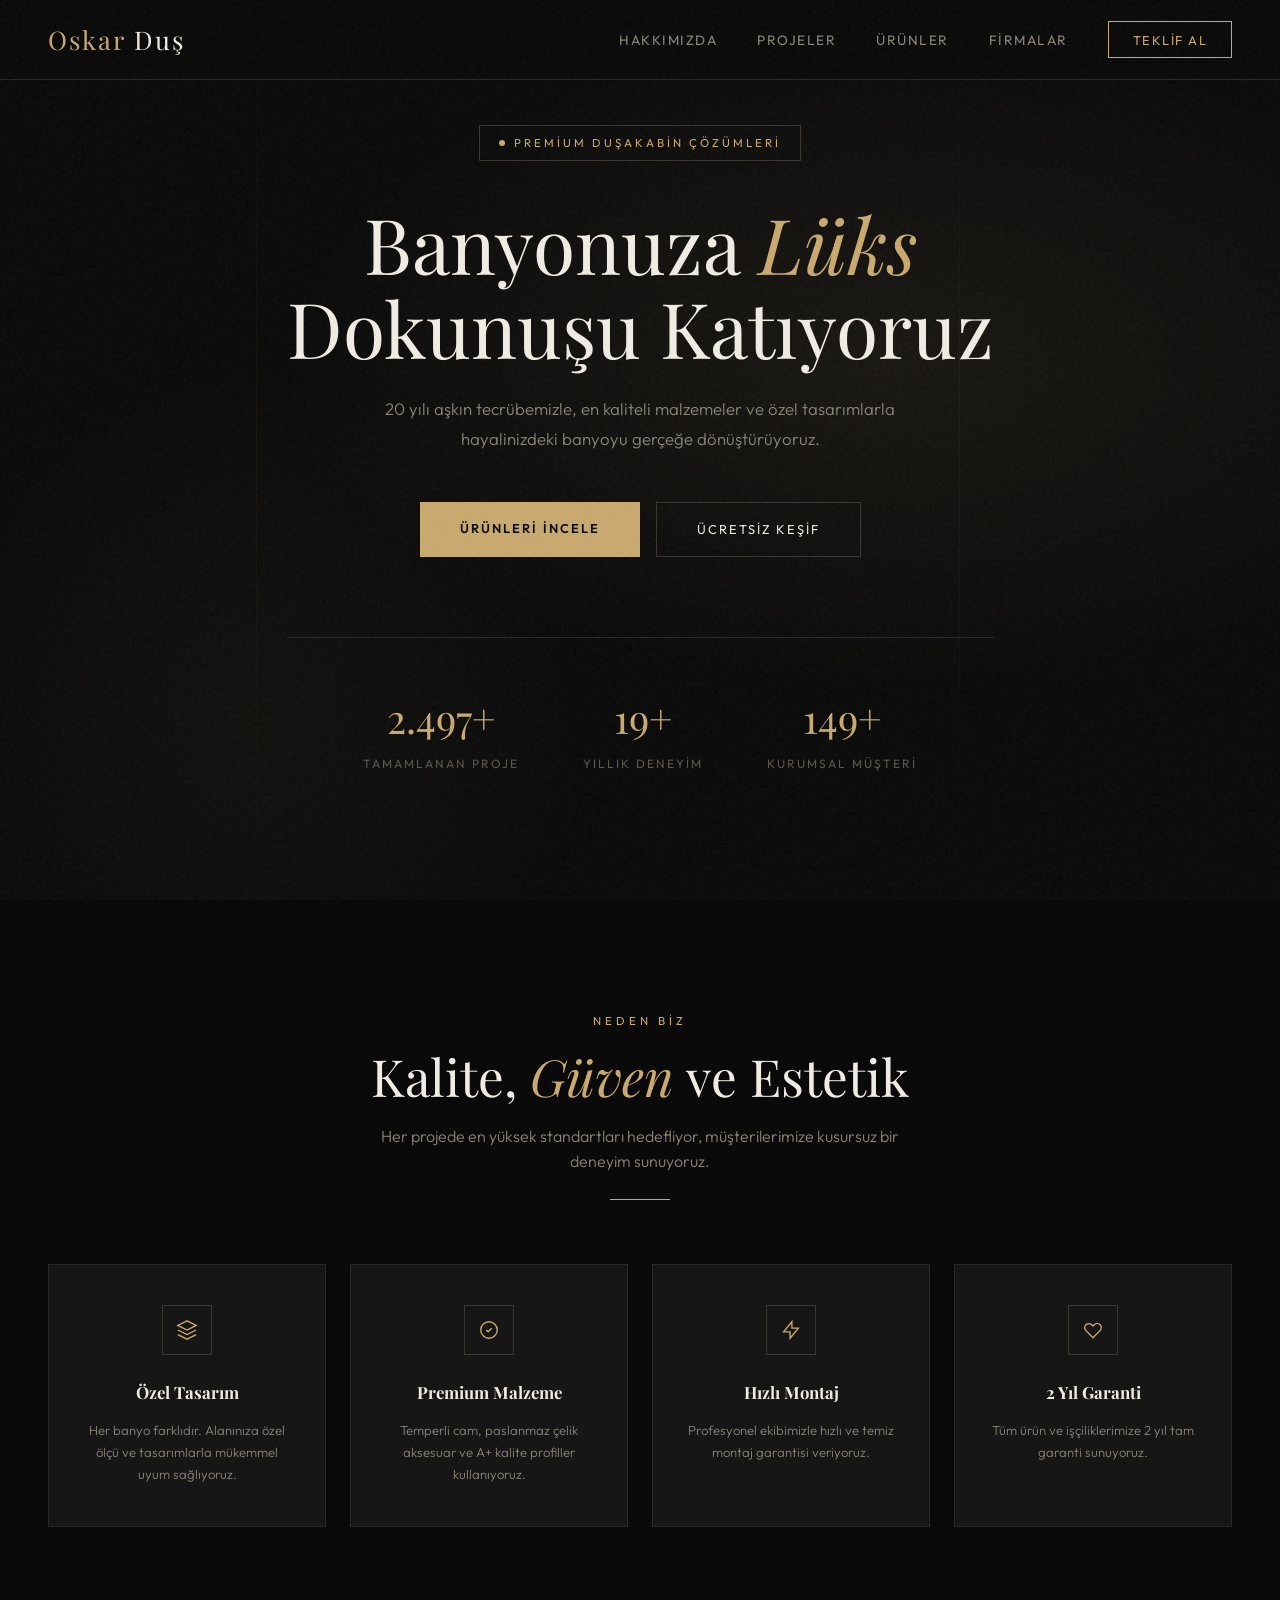
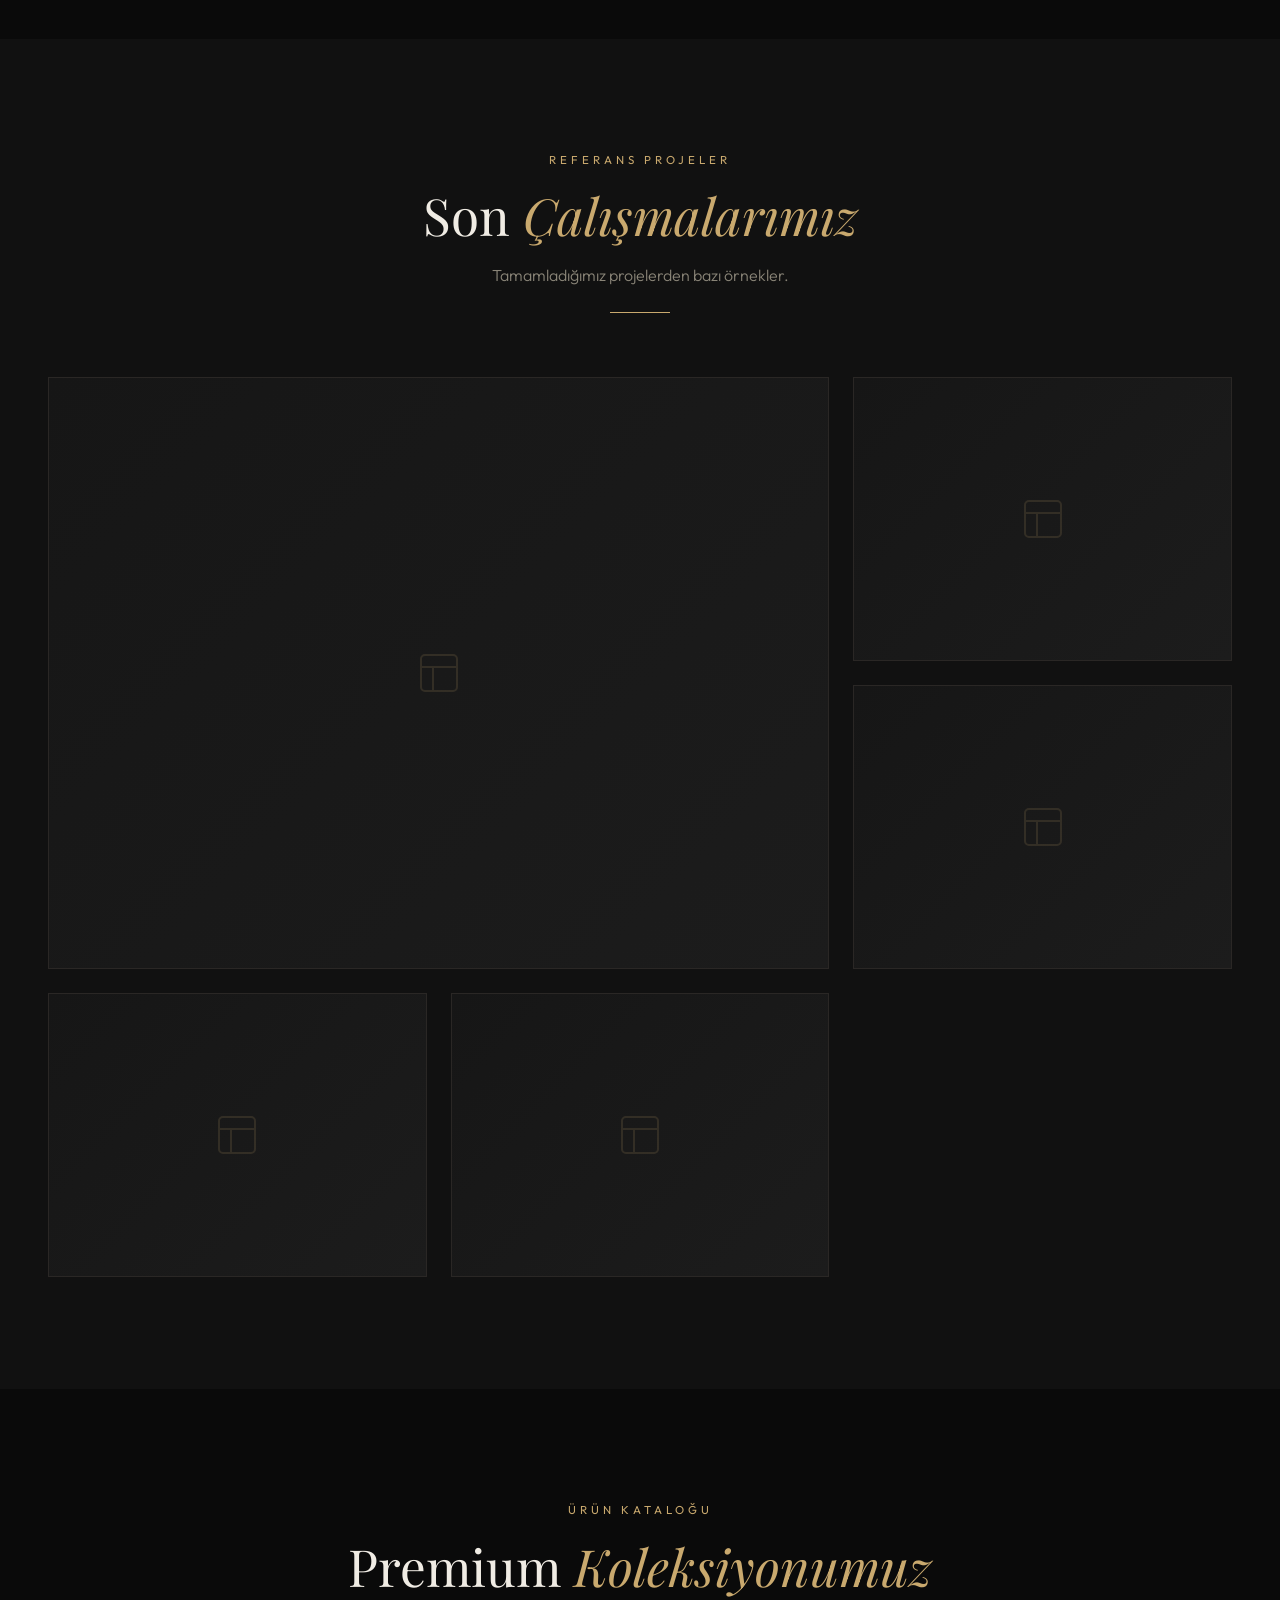
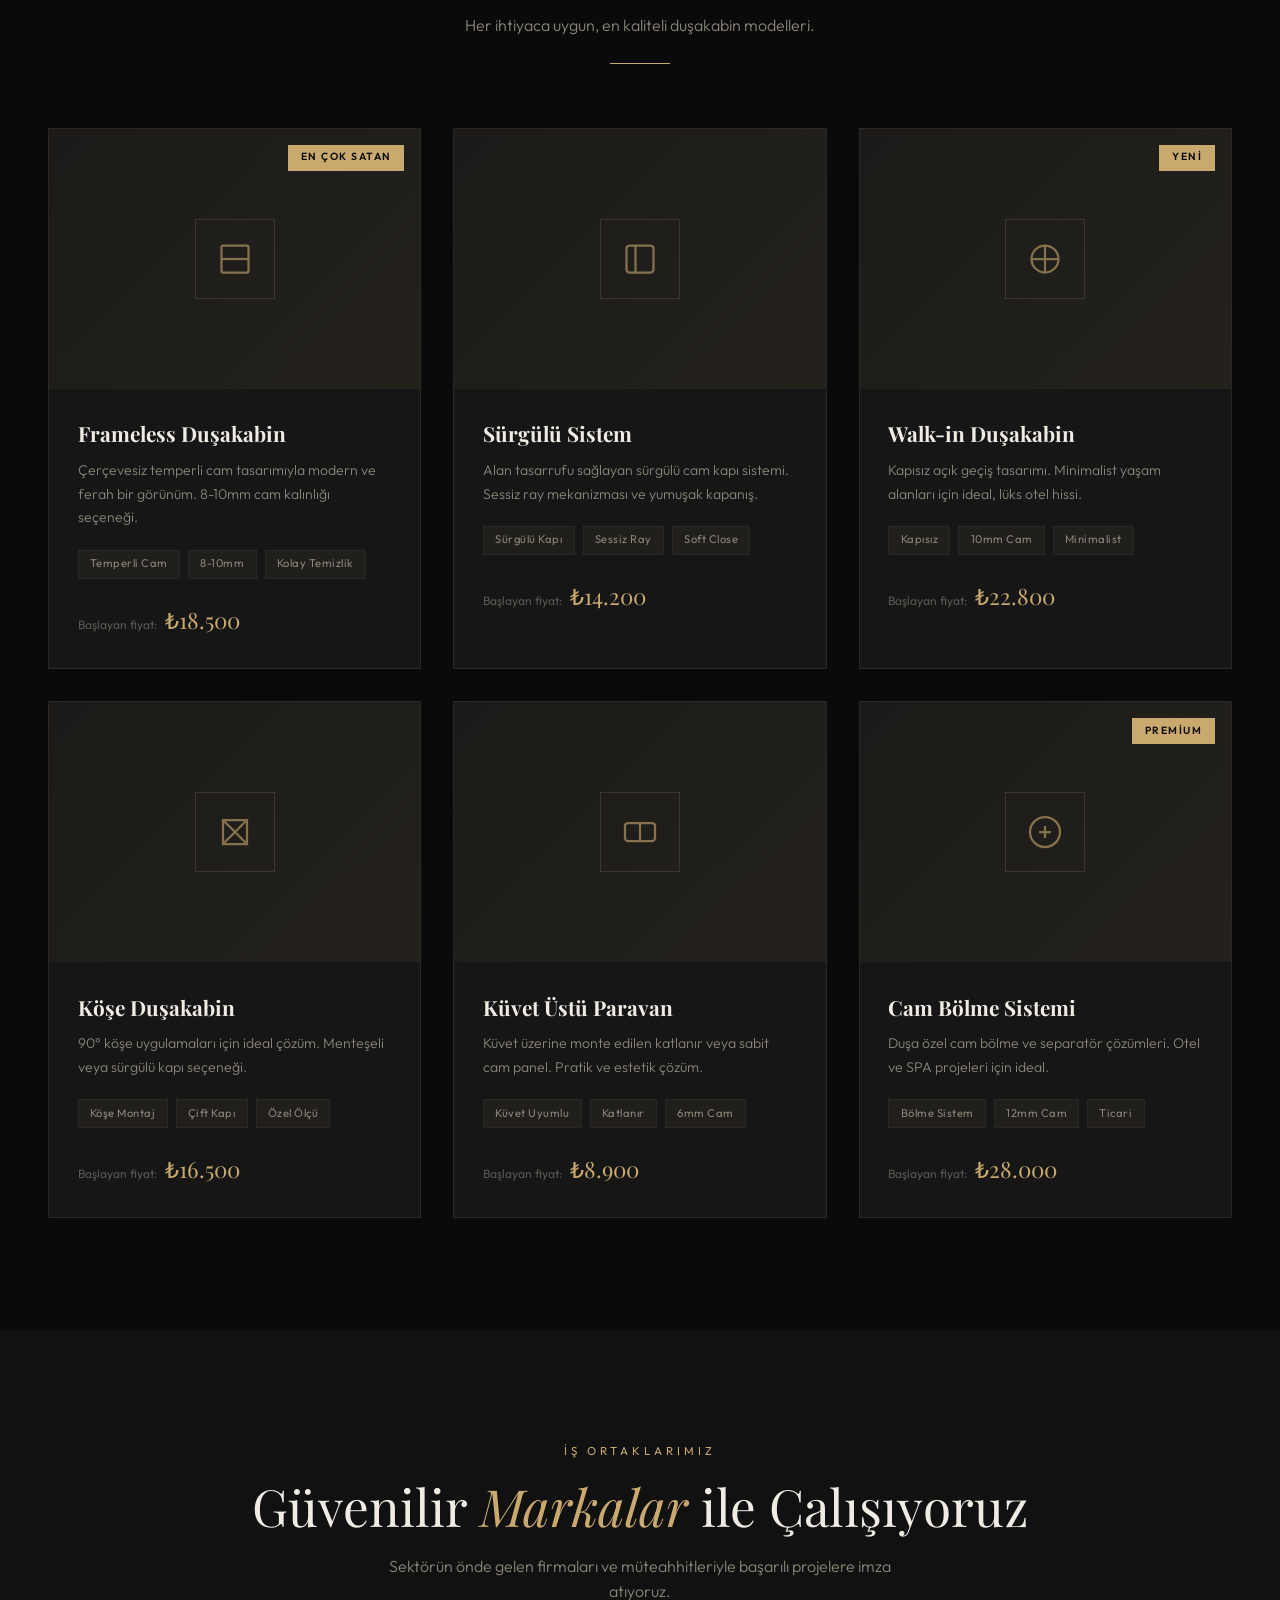
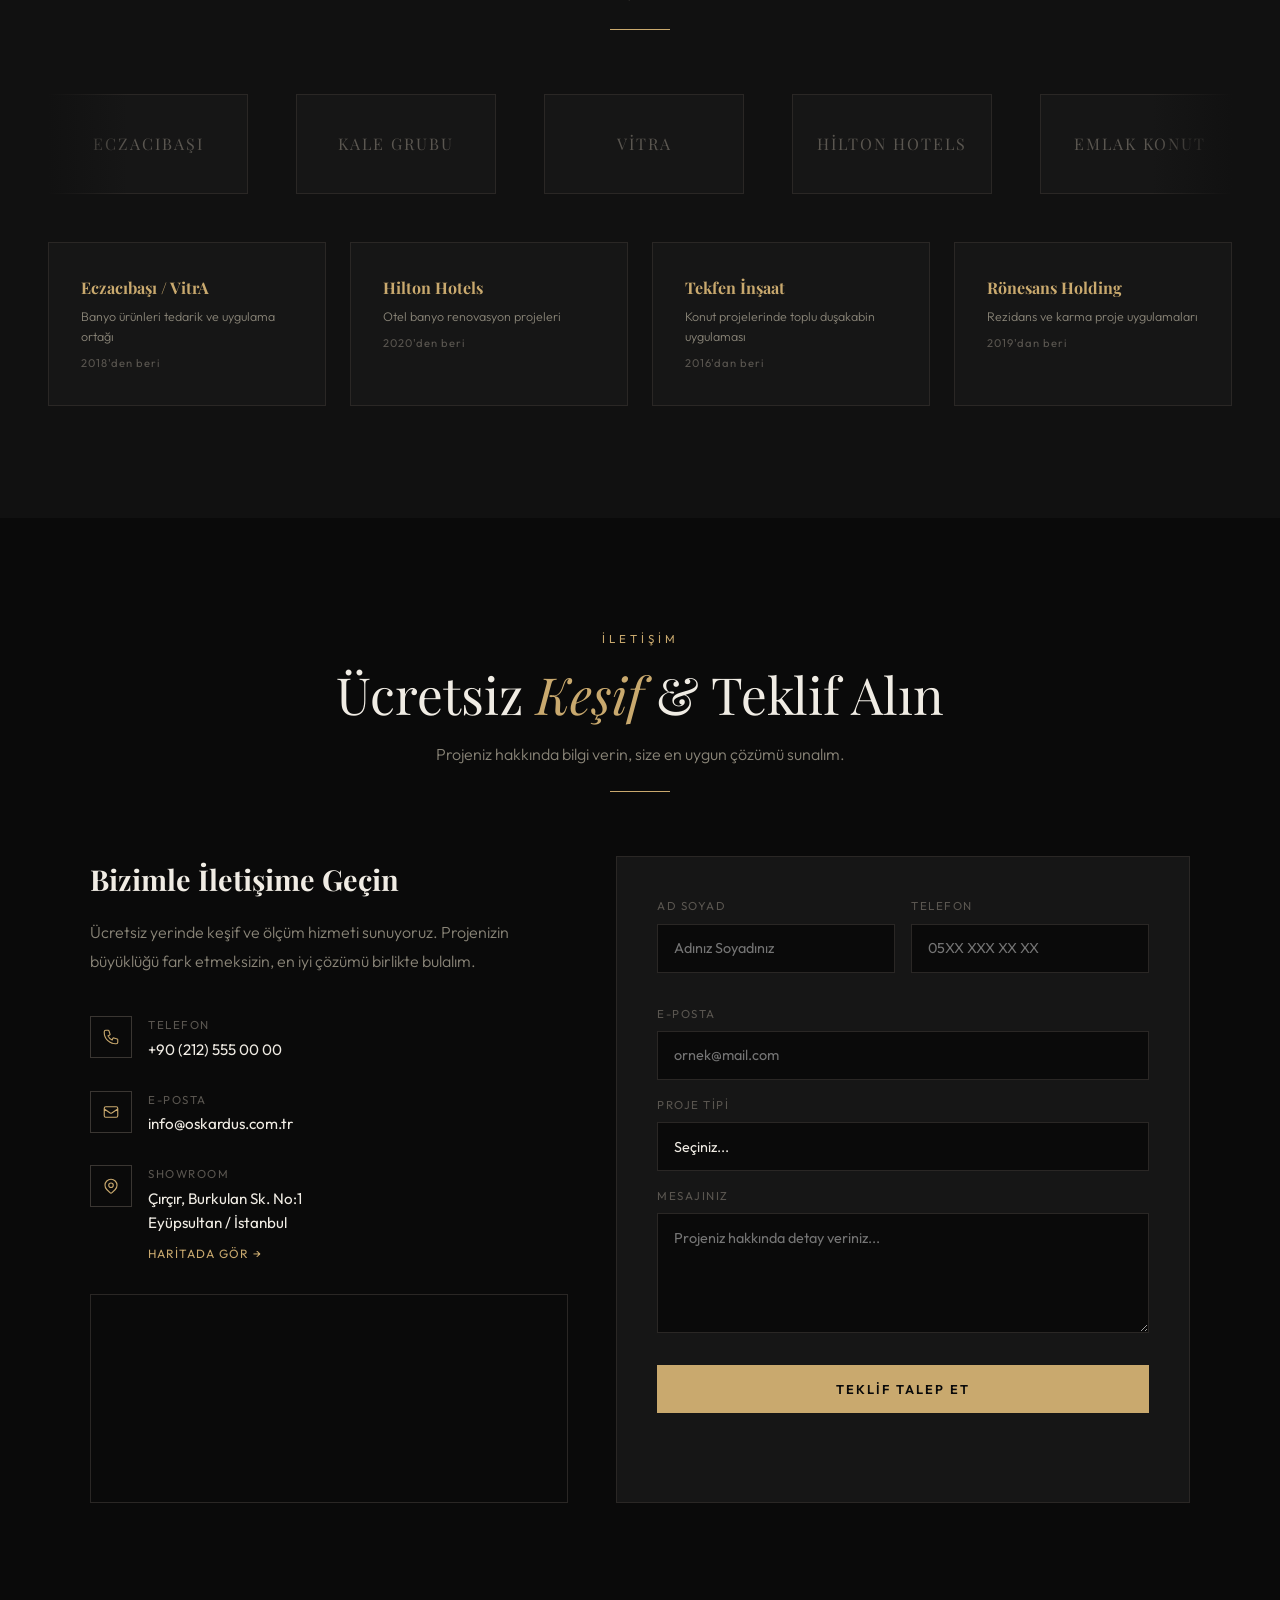
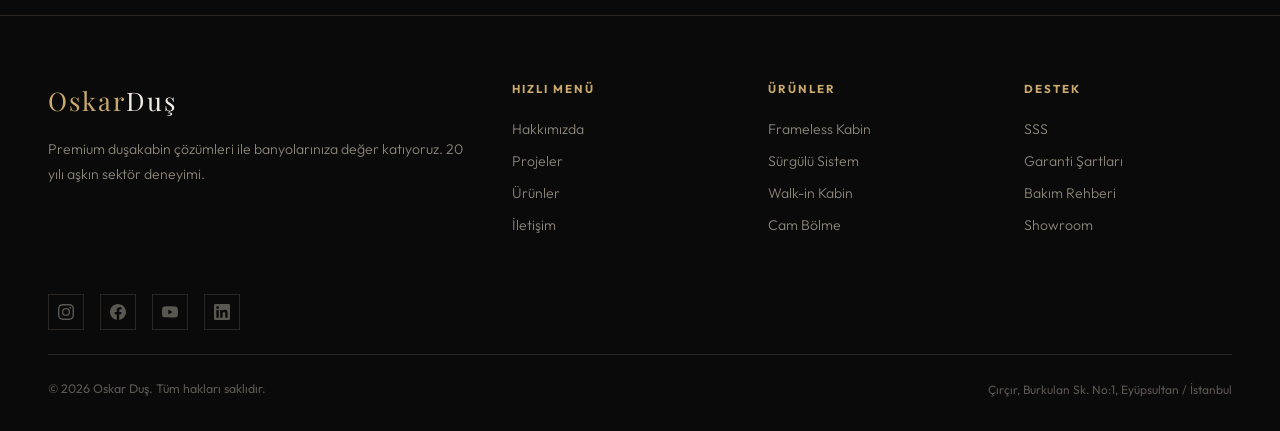
<file: frontend/index.html>
<!DOCTYPE html>
<html lang="tr">
<head>
  <meta charset="UTF-8">
  <meta name="viewport" content="width=device-width, initial-scale=1.0">
  <title>Oskar Duş — İstanbul Duşakabin | Eyüpsultan Montaj & Kurulum</title>
  <meta name="description" content="İstanbul Eyüpsultan'da premium duşakabin çözümleri. Frameless, sürgülü ve walk-in duşakabin modelleri. Ücretsiz keşif ve montaj. Çırçır, Burkulan Sk. No:1">
  <meta name="keywords" content="duşakabin, istanbul duşakabin, eyüpsultan duşakabin, frameless duşakabin, cam kabin, banyo yenileme, duşakabin montaj">
  <meta name="robots" content="index, follow">
  <meta property="og:title" content="Oskar Duş — Premium Duşakabin Çözümleri İstanbul">
  <meta property="og:description" content="Eyüpsultan merkezli premium duşakabin ve cam kabin çözümleri. 2.500+ tamamlanan proje, 20+ yıl deneyim.">
  <meta property="og:type" content="website">
  <link rel="canonical" href="https://oskardus.com.tr/">
  <link rel="stylesheet" href="style.css">
  <link href="https://fonts.googleapis.com/css2?family=Playfair+Display:ital,wght@0,400;0,700;1,400&family=Outfit:wght@300;400;500;600;700&display=swap" rel="stylesheet">
</head>
<body>

  <nav class="nav" id="nav">
    <a href="#" class="nav-logo">Oskar<span> Duş</span></a>
    <ul class="nav-links">
      <li><a href="#hakkimizda">Hakkımızda</a></li>
      <li><a href="#projeler">Projeler</a></li>
      <li><a href="#urunler">Ürünler</a></li>
      <li><a href="#firmalar">Firmalar</a></li>
      <li><a href="#iletisim" class="nav-cta">Teklif Al</a></li>
    </ul>
    <button class="hamburger" id="hamburgerBtn" aria-label="Menüyü aç">
      <span></span>
      <span></span>
      <span></span>
    </button>
  </nav>

  <div class="mobile-menu" id="mobileMenu">
    <button class="mobile-close" id="mobileCloseBtn" aria-label="Menüyü kapat">&times;</button>
    <a href="#hakkimizda" class="mobile-link">Hakkımızda</a>
    <a href="#projeler" class="mobile-link">Projeler</a>
    <a href="#urunler" class="mobile-link">Ürünler</a>
    <a href="#firmalar" class="mobile-link">Firmalar</a>
    <a href="#iletisim" class="mobile-link">İletişim</a>
  </div>

  <section class="hero" id="hero">
    <div class="hero-bg"></div>
    <div class="hero-lines"></div>
    <div class="hero-content">
      <div class="hero-badge">Premium Duşakabin Çözümleri</div>
      <h1>Banyonuza <em>Lüks</em><br>Dokunuşu Katıyoruz</h1>
      <p class="hero-desc">
        20 yılı aşkın tecrübemizle, en kaliteli malzemeler ve özel tasarımlarla 
        hayalinizdeki banyoyu gerçeğe dönüştürüyoruz.
      </p>
      <div class="hero-buttons">
        <a href="#urunler" class="btn-primary">Ürünleri İncele</a>
        <a href="#iletisim" class="btn-secondary">Ücretsiz Keşif</a>
      </div>
      <div class="hero-stats">
        <div class="hero-stat">
          <span class="hero-stat-number">2.500+</span>
          <span class="hero-stat-label">Tamamlanan Proje</span>
        </div>
        <div class="hero-stat">
          <span class="hero-stat-number">20+</span>
          <span class="hero-stat-label">Yıllık Deneyim</span>
        </div>
        <div class="hero-stat">
          <span class="hero-stat-number">150+</span>
          <span class="hero-stat-label">Kurumsal Müşteri</span>
        </div>
      </div>
    </div>
  </section>

  <section class="section" id="hakkimizda">
    <div class="section-header reveal">
      <span class="section-tag">Neden Biz</span>
      <h2 class="section-title">Kalite, <em>Güven</em> ve Estetik</h2>
      <p class="section-desc">
        Her projede en yüksek standartları hedefliyor, müşterilerimize 
        kusursuz bir deneyim sunuyoruz.
      </p>
      <div class="divider"></div>
    </div>
    <div class="features-grid">
      <div class="feature-card reveal">
        <div class="feature-icon">
          <svg viewBox="0 0 24 24" fill="none" stroke="currentColor" stroke-width="1.5">
            <path d="M12 2L2 7l10 5 10-5-10-5zM2 17l10 5 10-5M2 12l10 5 10-5"/>
          </svg>
        </div>
        <h4>Özel Tasarım</h4>
        <p>Her banyo farklıdır. Alanınıza özel ölçü ve tasarımlarla mükemmel uyum sağlıyoruz.</p>
      </div>
      <div class="feature-card reveal">
        <div class="feature-icon">
          <svg viewBox="0 0 24 24" fill="none" stroke="currentColor" stroke-width="1.5">
            <path d="M9 12l2 2 4-4m6 2a9 9 0 11-18 0 9 9 0 0118 0z"/>
          </svg>
        </div>
        <h4>Premium Malzeme</h4>
        <p>Temperli cam, paslanmaz çelik aksesuar ve A+ kalite profiller kullanıyoruz.</p>
      </div>
      <div class="feature-card reveal">
        <div class="feature-icon">
          <svg viewBox="0 0 24 24" fill="none" stroke="currentColor" stroke-width="1.5">
            <path d="M13 10V3L4 14h7v7l9-11h-7z"/>
          </svg>
        </div>
        <h4>Hızlı Montaj</h4>
        <p>Profesyonel ekibimizle hızlı ve temiz montaj garantisi veriyoruz.</p>
      </div>
      <div class="feature-card reveal">
        <div class="feature-icon">
          <svg viewBox="0 0 24 24" fill="none" stroke="currentColor" stroke-width="1.5">
            <path d="M4.318 6.318a4.5 4.5 0 000 6.364L12 20.364l7.682-7.682a4.5 4.5 0 00-6.364-6.364L12 7.636l-1.318-1.318a4.5 4.5 0 00-6.364 0z"/>
          </svg>
        </div>
        <h4>2 Yıl Garanti</h4>
        <p>Tüm ürün ve işçiliklerimize 2 yıl tam garanti sunuyoruz.</p>
      </div>
    </div>
  </section>

  <section class="section section-dark" id="projeler">
    <div class="section-header reveal">
      <span class="section-tag">Referans Projeler</span>
      <h2 class="section-title">Son <em>Çalışmalarımız</em></h2>
      <p class="section-desc">Tamamladığımız projelerden bazı örnekler.</p>
      <div class="divider"></div>
    </div>
    <div class="gallery-grid">
      <div class="gallery-item gallery-item--large reveal">
        <div class="gallery-item-img">
          <svg viewBox="0 0 24 24" fill="none" stroke="currentColor" stroke-width="1">
            <rect x="3" y="3" width="18" height="18" rx="2"/>
            <path d="M3 9h18M9 21V9"/>
          </svg>
        </div>
        <div class="gallery-overlay">
          <h4>Zorlu Center Residence</h4>
          <p>48 daire — Frameless cam duşakabin uygulaması</p>
          <span class="gallery-tag">Toplu Proje</span>
        </div>
      </div>
      <div class="gallery-item reveal">
        <div class="gallery-item-img">
          <svg viewBox="0 0 24 24" fill="none" stroke="currentColor" stroke-width="1">
            <rect x="3" y="3" width="18" height="18" rx="2"/>
            <path d="M3 9h18M9 21V9"/>
          </svg>
        </div>
        <div class="gallery-overlay">
          <h4>Bebek Villa Projesi</h4>
          <p>Özel tasarım walk-in duşakabin</p>
          <span class="gallery-tag">Özel Proje</span>
        </div>
      </div>
      <div class="gallery-item reveal">
        <div class="gallery-item-img">
          <svg viewBox="0 0 24 24" fill="none" stroke="currentColor" stroke-width="1">
            <rect x="3" y="3" width="18" height="18" rx="2"/>
            <path d="M3 9h18M9 21V9"/>
          </svg>
        </div>
        <div class="gallery-overlay">
          <h4>Hilton Otel Renovasyon</h4>
          <p>120 oda — Sürgülü cam sistem</p>
          <span class="gallery-tag">Kurumsal</span>
        </div>
      </div>
      <div class="gallery-item reveal">
        <div class="gallery-item-img">
          <svg viewBox="0 0 24 24" fill="none" stroke="currentColor" stroke-width="1">
            <rect x="3" y="3" width="18" height="18" rx="2"/>
            <path d="M3 9h18M9 21V9"/>
          </svg>
        </div>
        <div class="gallery-overlay">
          <h4>Ataşehir Konut</h4>
          <p>Altın profilli lüks kabin</p>
          <span class="gallery-tag">Konut</span>
        </div>
      </div>
      <div class="gallery-item reveal">
        <div class="gallery-item-img">
          <svg viewBox="0 0 24 24" fill="none" stroke="currentColor" stroke-width="1">
            <rect x="3" y="3" width="18" height="18" rx="2"/>
            <path d="M3 9h18M9 21V9"/>
          </svg>
        </div>
        <div class="gallery-overlay">
          <h4>Spa & Wellness Center</h4>
          <p>Buhar odası cam bölme sistemi</p>
          <span class="gallery-tag">Ticari</span>
        </div>
      </div>
    </div>
  </section>

  <section class="section" id="urunler">
    <div class="section-header reveal">
      <span class="section-tag">Ürün Kataloğu</span>
      <h2 class="section-title">Premium <em>Koleksiyonumuz</em></h2>
      <p class="section-desc">Her ihtiyaca uygun, en kaliteli duşakabin modelleri.</p>
      <div class="divider"></div>
    </div>
    <div class="catalog-grid">
      <div class="catalog-card reveal">
        <div class="catalog-card-visual">
          <div class="product-icon">
            <svg viewBox="0 0 24 24" fill="none" stroke="currentColor" stroke-width="1.5">
              <rect x="3" y="3" width="18" height="18" rx="1"/><path d="M3 12h18"/>
            </svg>
          </div>
          <span class="catalog-card-badge">En Çok Satan</span>
        </div>
        <div class="catalog-card-body">
          <h3>Frameless Duşakabin</h3>
          <p>Çerçevesiz temperli cam tasarımıyla modern ve ferah bir görünüm. 8-10mm cam kalınlığı seçeneği.</p>
          <div class="catalog-features">
            <span class="catalog-feature">Temperli Cam</span>
            <span class="catalog-feature">8-10mm</span>
            <span class="catalog-feature">Kolay Temizlik</span>
          </div>
          <div class="catalog-price">
            <span class="from">Başlayan fiyat:</span>
            <span class="amount">₺18.500</span>
          </div>
        </div>
      </div>
      <div class="catalog-card reveal">
        <div class="catalog-card-visual">
          <div class="product-icon">
            <svg viewBox="0 0 24 24" fill="none" stroke="currentColor" stroke-width="1.5">
              <path d="M5 3h14a2 2 0 012 2v14a2 2 0 01-2 2H5a2 2 0 01-2-2V5a2 2 0 012-2z"/>
              <path d="M9 3v18"/>
            </svg>
          </div>
        </div>
        <div class="catalog-card-body">
          <h3>Sürgülü Sistem</h3>
          <p>Alan tasarrufu sağlayan sürgülü cam kapı sistemi. Sessiz ray mekanizması ve yumuşak kapanış.</p>
          <div class="catalog-features">
            <span class="catalog-feature">Sürgülü Kapı</span>
            <span class="catalog-feature">Sessiz Ray</span>
            <span class="catalog-feature">Soft Close</span>
          </div>
          <div class="catalog-price">
            <span class="from">Başlayan fiyat:</span>
            <span class="amount">₺14.200</span>
          </div>
        </div>
      </div>
      <div class="catalog-card reveal">
        <div class="catalog-card-visual">
          <div class="product-icon">
            <svg viewBox="0 0 24 24" fill="none" stroke="currentColor" stroke-width="1.5">
              <circle cx="12" cy="12" r="9"/><path d="M12 3v18M3 12h18"/>
            </svg>
          </div>
          <span class="catalog-card-badge">Yeni</span>
        </div>
        <div class="catalog-card-body">
          <h3>Walk-in Duşakabin</h3>
          <p>Kapısız açık geçiş tasarımı. Minimalist yaşam alanları için ideal, lüks otel hissi.</p>
          <div class="catalog-features">
            <span class="catalog-feature">Kapısız</span>
            <span class="catalog-feature">10mm Cam</span>
            <span class="catalog-feature">Minimalist</span>
          </div>
          <div class="catalog-price">
            <span class="from">Başlayan fiyat:</span>
            <span class="amount">₺22.800</span>
          </div>
        </div>
      </div>
      <div class="catalog-card reveal">
        <div class="catalog-card-visual">
          <div class="product-icon">
            <svg viewBox="0 0 24 24" fill="none" stroke="currentColor" stroke-width="1.5">
              <path d="M4 4h16v16H4z"/><path d="M4 4l8 8M20 4l-8 8M4 20l8-8M20 20l-8-8"/>
            </svg>
          </div>
        </div>
        <div class="catalog-card-body">
          <h3>Köşe Duşakabin</h3>
          <p>90° köşe uygulamaları için ideal çözüm. Menteşeli veya sürgülü kapı seçeneği.</p>
          <div class="catalog-features">
            <span class="catalog-feature">Köşe Montaj</span>
            <span class="catalog-feature">Çift Kapı</span>
            <span class="catalog-feature">Özel Ölçü</span>
          </div>
          <div class="catalog-price">
            <span class="from">Başlayan fiyat:</span>
            <span class="amount">₺16.500</span>
          </div>
        </div>
      </div>
      <div class="catalog-card reveal">
        <div class="catalog-card-visual">
          <div class="product-icon">
            <svg viewBox="0 0 24 24" fill="none" stroke="currentColor" stroke-width="1.5">
              <rect x="2" y="6" width="20" height="12" rx="2"/><path d="M12 6v12"/>
            </svg>
          </div>
        </div>
        <div class="catalog-card-body">
          <h3>Küvet Üstü Paravan</h3>
          <p>Küvet üzerine monte edilen katlanır veya sabit cam panel. Pratik ve estetik çözüm.</p>
          <div class="catalog-features">
            <span class="catalog-feature">Küvet Uyumlu</span>
            <span class="catalog-feature">Katlanır</span>
            <span class="catalog-feature">6mm Cam</span>
          </div>
          <div class="catalog-price">
            <span class="from">Başlayan fiyat:</span>
            <span class="amount">₺8.900</span>
          </div>
        </div>
      </div>
      <div class="catalog-card reveal">
        <div class="catalog-card-visual">
          <div class="product-icon">
            <svg viewBox="0 0 24 24" fill="none" stroke="currentColor" stroke-width="1.5">
              <path d="M12 2C6.48 2 2 6.48 2 12s4.48 10 10 10 10-4.48 10-10S17.52 2 12 2z"/>
              <path d="M8 12h8M12 8v8"/>
            </svg>
          </div>
          <span class="catalog-card-badge">Premium</span>
        </div>
        <div class="catalog-card-body">
          <h3>Cam Bölme Sistemi</h3>
          <p>Duşa özel cam bölme ve separatör çözümleri. Otel ve SPA projeleri için ideal.</p>
          <div class="catalog-features">
            <span class="catalog-feature">Bölme Sistem</span>
            <span class="catalog-feature">12mm Cam</span>
            <span class="catalog-feature">Ticari</span>
          </div>
          <div class="catalog-price">
            <span class="from">Başlayan fiyat:</span>
            <span class="amount">₺28.000</span>
          </div>
        </div>
      </div>
    </div>
  </section>

  <section class="section section-dark" id="firmalar">
    <div class="section-header reveal">
      <span class="section-tag">İş Ortaklarımız</span>
      <h2 class="section-title">Güvenilir <em>Markalar</em> ile Çalışıyoruz</h2>
      <p class="section-desc">Sektörün önde gelen firmaları ve müteahhitleriyle başarılı projelere imza atıyoruz.</p>
      <div class="divider"></div>
    </div>
    <div class="partners-track">
      <div class="partners-scroll" id="partnersScroll">
        <div class="partner-item"><span>Eczacıbaşı</span></div>
        <div class="partner-item"><span>Kale Grubu</span></div>
        <div class="partner-item"><span>Vitra</span></div>
        <div class="partner-item"><span>Hilton Hotels</span></div>
        <div class="partner-item"><span>Emlak Konut</span></div>
        <div class="partner-item"><span>Tekfen İnşaat</span></div>
        <div class="partner-item"><span>Rönesans</span></div>
        <div class="partner-item"><span>Kalyon Grup</span></div>
        <div class="partner-item"><span>Eczacıbaşı</span></div>
        <div class="partner-item"><span>Kale Grubu</span></div>
        <div class="partner-item"><span>Vitra</span></div>
        <div class="partner-item"><span>Hilton Hotels</span></div>
        <div class="partner-item"><span>Emlak Konut</span></div>
        <div class="partner-item"><span>Tekfen İnşaat</span></div>
        <div class="partner-item"><span>Rönesans</span></div>
        <div class="partner-item"><span>Kalyon Grup</span></div>
      </div>
    </div>
    <div class="partners-detail-grid">
      <div class="partner-detail reveal">
        <h4>Eczacıbaşı / VitrA</h4>
        <p>Banyo ürünleri tedarik ve uygulama ortağı</p>
        <span class="partner-year">2018'den beri</span>
      </div>
      <div class="partner-detail reveal">
        <h4>Hilton Hotels</h4>
        <p>Otel banyo renovasyon projeleri</p>
        <span class="partner-year">2020'den beri</span>
      </div>
      <div class="partner-detail reveal">
        <h4>Tekfen İnşaat</h4>
        <p>Konut projelerinde toplu duşakabin uygulaması</p>
        <span class="partner-year">2016'dan beri</span>
      </div>
      <div class="partner-detail reveal">
        <h4>Rönesans Holding</h4>
        <p>Rezidans ve karma proje uygulamaları</p>
        <span class="partner-year">2019'dan beri</span>
      </div>
    </div>
  </section>

  <section class="section" id="iletisim">
    <div class="section-header reveal">
      <span class="section-tag">İletişim</span>
      <h2 class="section-title">Ücretsiz <em>Keşif</em> & Teklif Alın</h2>
      <p class="section-desc">Projeniz hakkında bilgi verin, size en uygun çözümü sunalım.</p>
      <div class="divider"></div>
    </div>
    <div class="contact-wrapper">
      <div class="contact-info reveal">
        <h3>Bizimle İletişime Geçin</h3>
        <p>Ücretsiz yerinde keşif ve ölçüm hizmeti sunuyoruz. Projenizin büyüklüğü fark etmeksizin, en iyi çözümü birlikte bulalım.</p>
        <div class="contact-detail">
          <div class="contact-detail-icon">
            <svg viewBox="0 0 24 24" fill="none" stroke="currentColor" stroke-width="1.5">
              <path d="M3 5a2 2 0 012-2h3.28a1 1 0 01.948.684l1.498 4.493a1 1 0 01-.502 1.21l-2.257 1.13a11.042 11.042 0 005.516 5.516l1.13-2.257a1 1 0 011.21-.502l4.493 1.498a1 1 0 01.684.949V19a2 2 0 01-2 2h-1C9.716 21 3 14.284 3 6V5z"/>
            </svg>
          </div>
          <div class="contact-detail-text">
            <span>Telefon</span>
            <p>+90 (212) 555 00 00</p>
          </div>
        </div>
        <div class="contact-detail">
          <div class="contact-detail-icon">
            <svg viewBox="0 0 24 24" fill="none" stroke="currentColor" stroke-width="1.5">
              <path d="M3 8l7.89 5.26a2 2 0 002.22 0L21 8M5 19h14a2 2 0 002-2V7a2 2 0 00-2-2H5a2 2 0 00-2 2v10a2 2 0 002 2z"/>
            </svg>
          </div>
          <div class="contact-detail-text">
            <span>E-Posta</span>
            <p>info@oskardus.com.tr</p>
          </div>
        </div>
        <div class="contact-detail">
          <div class="contact-detail-icon">
            <svg viewBox="0 0 24 24" fill="none" stroke="currentColor" stroke-width="1.5">
              <path d="M17.657 16.657L13.414 20.9a1.998 1.998 0 01-2.827 0l-4.244-4.243a8 8 0 1111.314 0z"/>
              <path d="M15 11a3 3 0 11-6 0 3 3 0 016 0z"/>
            </svg>
          </div>
          <div class="contact-detail-text">
            <span>Showroom</span>
            <p>Çırçır, Burkulan Sk. No:1<br>Eyüpsultan / İstanbul</p>
            <a href="https://maps.google.com/?q=Çırçır,+Burkulan+Sk.+No:1,+34070+Eyüpsultan/İstanbul" target="_blank" rel="noopener" style="display:inline-block;margin-top:0.5rem;font-size:0.75rem;color:var(--gold);text-decoration:none;letter-spacing:1px;text-transform:uppercase;">
              Haritada Gör →
            </a>
          </div>
        </div>
        <!-- Google Maps Embed -->
        <div style="margin-top:1.5rem;border:1px solid var(--border);overflow:hidden;aspect-ratio:16/7;">
          <iframe
            src="https://www.google.com/maps/embed?pb=!1m18!1m12!1m3!1d3008.5!2d28.9261!3d41.0612!2m3!1f0!2f0!3f0!3m2!1i1024!2i768!4f13.1!3m3!1m2!1s0x14cab0df368fcd53%3A0x1a728e653d027469!2zQnVya3VsYW4gU2sudiBObzoxLCBFecO8cHN1bHRhbiDEsHN0YW5idWw!5e0!3m2!1str!2str!4v1715000000000!5m2!1str!2str"
            width="100%" height="100%" style="border:0;filter:grayscale(1) contrast(1.1);" allowfullscreen="" loading="lazy" referrerpolicy="no-referrer-when-downgrade">
          </iframe>
        </div>
      </div>
      <form class="contact-form reveal" id="contactForm">
        <div class="form-row">
          <div class="form-group">
            <label for="fullName">Ad Soyad</label>
            <input type="text" id="fullName" name="fullName" placeholder="Adınız Soyadınız" required>
          </div>
          <div class="form-group">
            <label for="phone">Telefon</label>
            <input type="tel" id="phone" name="phone" placeholder="05XX XXX XX XX" required>
          </div>
        </div>
        <div class="form-group">
          <label for="email">E-Posta</label>
          <input type="email" id="email" name="email" placeholder="ornek@mail.com">
        </div>
        <div class="form-group">
          <label for="projectType">Proje Tipi</label>
          <select id="projectType" name="projectType">
            <option value="">Seçiniz...</option>
            <option value="bireysel">Konut — Bireysel</option>
            <option value="toplu">Konut — Toplu Proje</option>
            <option value="otel">Otel / Spa</option>
            <option value="ticari">Ticari Alan</option>
            <option value="diger">Diğer</option>
          </select>
        </div>
        <div class="form-group">
          <label for="message">Mesajınız</label>
          <textarea id="message" name="message" placeholder="Projeniz hakkında detay veriniz..."></textarea>
        </div>
        <button type="submit" class="form-submit">Teklif Talep Et</button>
      </form>
    </div>
  </section>

  <footer class="footer">
    <div class="footer-grid">
      <div class="footer-brand">
        <a href="#" class="nav-logo">Oskar<span>Duş</span></a>
        <p>Premium duşakabin çözümleri ile banyolarınıza değer katıyoruz. 20 yılı aşkın sektör deneyimi.</p>
      </div>
      <div class="footer-col">
        <h5>Hızlı Menü</h5>
        <a href="#hakkimizda">Hakkımızda</a>
        <a href="#projeler">Projeler</a>
        <a href="#urunler">Ürünler</a>
        <a href="#iletisim">İletişim</a>
      </div>
      <div class="footer-col">
        <h5>Ürünler</h5>
        <a href="#">Frameless Kabin</a>
        <a href="#">Sürgülü Sistem</a>
        <a href="#">Walk-in Kabin</a>
        <a href="#">Cam Bölme</a>
      </div>
      <div class="footer-col">
        <h5>Destek</h5>
        <a href="#">SSS</a>
        <a href="#">Garanti Şartları</a>
        <a href="#">Bakım Rehberi</a>
        <a href="#">Showroom</a>
      </div>
    </div>
    <div class="footer-social">
      <a href="#" aria-label="Instagram" target="_blank" rel="noopener">
        <svg viewBox="0 0 24 24" width="16" height="16" fill="currentColor"><path d="M12 2.163c3.204 0 3.584.012 4.85.07 3.252.148 4.771 1.691 4.919 4.919.058 1.265.069 1.645.069 4.849 0 3.205-.012 3.584-.069 4.849-.149 3.225-1.664 4.771-4.919 4.919-1.266.058-1.644.07-4.85.07-3.204 0-3.584-.012-4.849-.07-3.26-.149-4.771-1.699-4.919-4.92-.058-1.265-.07-1.644-.07-4.849 0-3.204.013-3.583.07-4.849.149-3.227 1.664-4.771 4.919-4.919 1.266-.057 1.645-.069 4.849-.069zM12 0C8.741 0 8.333.014 7.053.072 2.695.272.273 2.69.073 7.052.014 8.333 0 8.741 0 12c0 3.259.014 3.668.072 4.948.2 4.358 2.618 6.78 6.98 6.98C8.333 23.986 8.741 24 12 24c3.259 0 3.668-.014 4.948-.072 4.354-.2 6.782-2.618 6.979-6.98.059-1.28.073-1.689.073-4.948 0-3.259-.014-3.667-.072-4.947-.196-4.354-2.617-6.78-6.979-6.98C15.668.014 15.259 0 12 0zm0 5.838a6.162 6.162 0 100 12.324 6.162 6.162 0 000-12.324zM12 16a4 4 0 110-8 4 4 0 010 8zm6.406-11.845a1.44 1.44 0 100 2.881 1.44 1.44 0 000-2.881z"/></svg>
      </a>
      <a href="#" aria-label="Facebook" target="_blank" rel="noopener">
        <svg viewBox="0 0 24 24" width="16" height="16" fill="currentColor"><path d="M24 12.073c0-6.627-5.373-12-12-12s-12 5.373-12 12c0 5.99 4.388 10.954 10.125 11.854v-8.385H7.078v-3.47h3.047V9.43c0-3.007 1.792-4.669 4.533-4.669 1.312 0 2.686.235 2.686.235v2.953H15.83c-1.491 0-1.956.925-1.956 1.874v2.25h3.328l-.532 3.47h-2.796v8.385C19.612 23.027 24 18.062 24 12.073z"/></svg>
      </a>
      <a href="#" aria-label="YouTube" target="_blank" rel="noopener">
        <svg viewBox="0 0 24 24" width="16" height="16" fill="currentColor"><path d="M23.498 6.186a3.016 3.016 0 00-2.122-2.136C19.505 3.545 12 3.545 12 3.545s-7.505 0-9.377.505A3.017 3.017 0 00.502 6.186C0 8.07 0 12 0 12s0 3.93.502 5.814a3.016 3.016 0 002.122 2.136c1.871.505 9.376.505 9.376.505s7.505 0 9.377-.505a3.015 3.015 0 002.122-2.136C24 15.93 24 12 24 12s0-3.93-.502-5.814zM9.545 15.568V8.432L15.818 12l-6.273 3.568z"/></svg>
      </a>
      <a href="#" aria-label="LinkedIn" target="_blank" rel="noopener">
        <svg viewBox="0 0 24 24" width="16" height="16" fill="currentColor"><path d="M20.447 20.452h-3.554v-5.569c0-1.328-.027-3.037-1.852-3.037-1.853 0-2.136 1.445-2.136 2.939v5.667H9.351V9h3.414v1.561h.046c.477-.9 1.637-1.85 3.37-1.85 3.601 0 4.267 2.37 4.267 5.455v6.286zM5.337 7.433a2.062 2.062 0 01-2.063-2.065 2.064 2.064 0 112.063 2.065zm1.782 13.019H3.555V9h3.564v11.452zM22.225 0H1.771C.792 0 0 .774 0 1.729v20.542C0 23.227.792 24 1.771 24h20.451C23.2 24 24 23.227 24 22.271V1.729C24 .774 23.2 0 22.222 0h.003z"/></svg>
      </a>
    </div>
    <div class="footer-bottom" style="border-top:1px solid var(--border);padding-top:1.5rem;margin-top:1.5rem;display:flex;justify-content:space-between;align-items:center;flex-wrap:wrap;gap:0.5rem;">
      <span>&copy; 2026 Oskar Duş. Tüm hakları saklıdır.</span>
      <span style="font-size:0.75rem;color:var(--text-muted);">Çırçır, Burkulan Sk. No:1, Eyüpsultan / İstanbul</span>
    </div>
    
  </footer>

  <script src="main.js"></script>
</body>
</html>
</file>
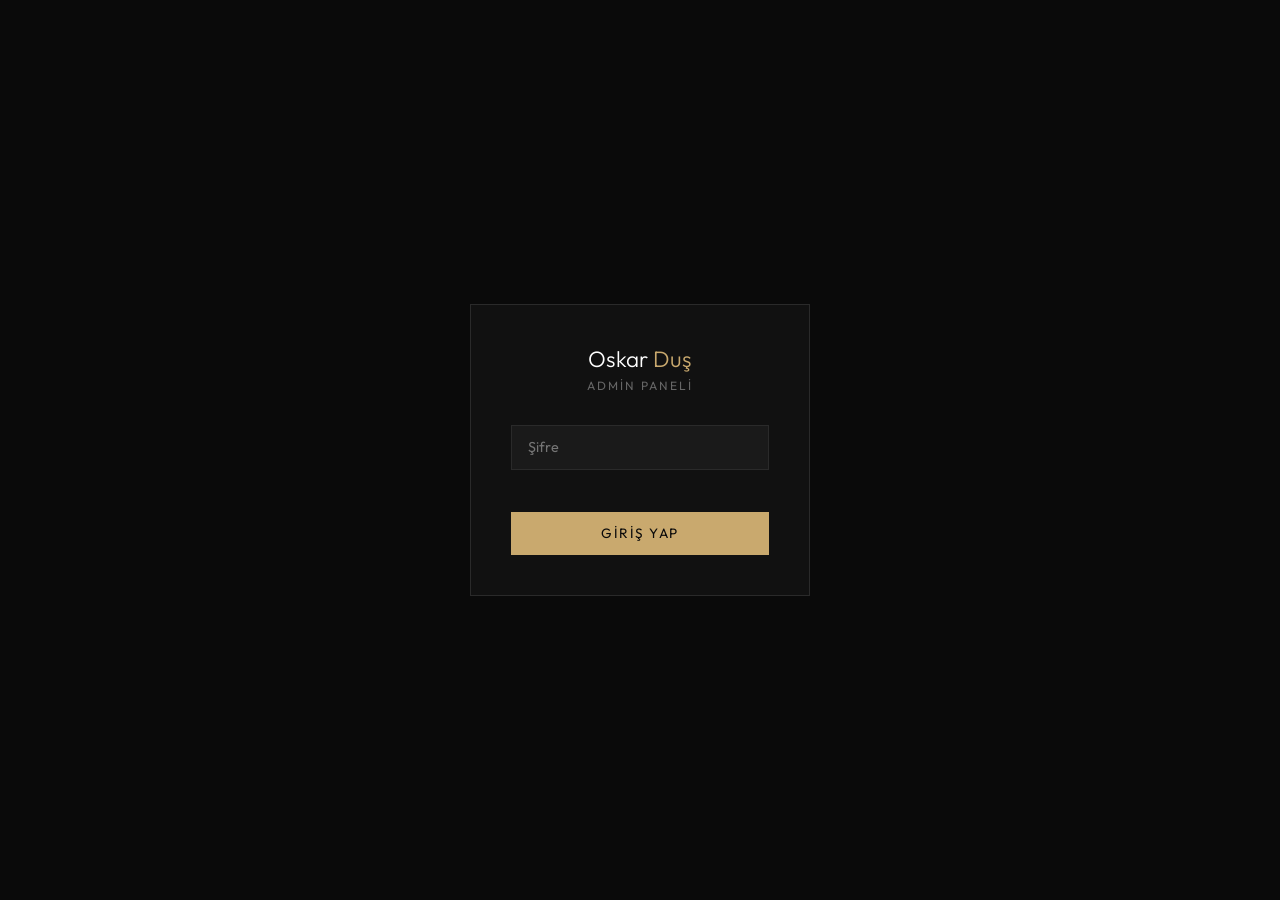
<file: admin_panel/admin.html>
<!DOCTYPE html>
<html lang="tr">
<head>
  <meta charset="UTF-8">
  <meta name="viewport" content="width=device-width, initial-scale=1.0">
  <title>Oskar Duş — Admin Paneli</title>
  <link rel="stylesheet" href="admin.css">
  <link href="https://fonts.googleapis.com/css2?family=Outfit:wght@300;400;500;600;700&display=swap" rel="stylesheet">
</head>
<body>
 
  <!-- ═══ SIDEBAR ═══ -->
  <aside class="sidebar" id="sidebar">
    <div class="sidebar-header">
      <h2 class="sidebar-logo">Oskar <span>Duş</span></h2>
      <small>Admin Paneli</small>
    </div>
    <nav class="sidebar-nav">
      <a href="#" class="sidebar-link active" data-page="projects">
        <svg viewBox="0 0 24 24" fill="none" stroke="currentColor" stroke-width="1.5"><rect x="3" y="3" width="18" height="18" rx="2"/><path d="M3 9h18M9 21V9"/></svg>
        Projeler
      </a>
      <a href="#" class="sidebar-link" data-page="products">
        <svg viewBox="0 0 24 24" fill="none" stroke="currentColor" stroke-width="1.5"><rect x="3" y="3" width="18" height="18" rx="1"/><path d="M3 12h18"/></svg>
        Ürünler
      </a>
      <a href="#" class="sidebar-link" data-page="partners">
        <svg viewBox="0 0 24 24" fill="none" stroke="currentColor" stroke-width="1.5"><path d="M17 21v-2a4 4 0 00-4-4H5a4 4 0 00-4 4v2"/><circle cx="9" cy="7" r="4"/><path d="M23 21v-2a4 4 0 00-3-3.87M16 3.13a4 4 0 010 7.75"/></svg>
        İş Ortakları
      </a>
      <a href="#" class="sidebar-link" data-page="messages">
        <svg viewBox="0 0 24 24" fill="none" stroke="currentColor" stroke-width="1.5"><path d="M3 8l7.89 5.26a2 2 0 002.22 0L21 8M5 19h14a2 2 0 002-2V7a2 2 0 00-2-2H5a2 2 0 00-2 2v10a2 2 0 002 2z"/></svg>
        Mesajlar
        <span class="badge" id="messageBadge">0</span>
      </a>
      <a href="#" class="sidebar-link" data-page="settings">
        <svg viewBox="0 0 24 24" fill="none" stroke="currentColor" stroke-width="1.5"><circle cx="12" cy="12" r="3"/><path d="M19.4 15a1.65 1.65 0 00.33 1.82l.06.06a2 2 0 010 2.83 2 2 0 01-2.83 0l-.06-.06a1.65 1.65 0 00-1.82-.33 1.65 1.65 0 00-1 1.51V21a2 2 0 01-4 0v-.09A1.65 1.65 0 009 19.4a1.65 1.65 0 00-1.82.33l-.06.06a2 2 0 01-2.83-2.83l.06-.06A1.65 1.65 0 004.68 15a1.65 1.65 0 00-1.51-1H3a2 2 0 010-4h.09A1.65 1.65 0 004.6 9a1.65 1.65 0 00-.33-1.82l-.06-.06a2 2 0 012.83-2.83l.06.06A1.65 1.65 0 009 4.68a1.65 1.65 0 001-1.51V3a2 2 0 014 0v.09a1.65 1.65 0 001 1.51 1.65 1.65 0 001.82-.33l.06-.06a2 2 0 012.83 2.83l-.06.06A1.65 1.65 0 0019.4 9a1.65 1.65 0 001.51 1H21a2 2 0 010 4h-.09a1.65 1.65 0 00-1.51 1z"/></svg>
        Site Ayarları
      </a>
      <a href="#" class="sidebar-link" data-page="whatsapp">
        <svg viewBox="0 0 24 24" fill="none" stroke="currentColor" stroke-width="1.5"><path d="M21 11.5a8.38 8.38 0 01-.9 3.8 8.5 8.5 0 01-7.6 4.7 8.38 8.38 0 01-3.8-.9L3 21l1.9-5.7a8.38 8.38 0 01-.9-3.8 8.5 8.5 0 014.7-7.6 8.38 8.38 0 013.8-.9h.5a8.48 8.48 0 018 8v.5z"/></svg>
        WhatsApp
      </a>
    </nav>
    <div class="sidebar-footer">
      <a href="../frontend/index.html" class="sidebar-link" target="_blank">
        <svg viewBox="0 0 24 24" fill="none" stroke="currentColor" stroke-width="1.5"><path d="M18 13v6a2 2 0 01-2 2H5a2 2 0 01-2-2V8a2 2 0 012-2h6M15 3h6v6M10 14L21 3"/></svg>
        Siteyi Görüntüle
      </a>
    </div>
  </aside>
 
  <!-- ═══ MOBİL HEADER ═══ -->
  <header class="mobile-header">
    <button class="menu-toggle" id="menuToggle">
      <span></span><span></span><span></span>
    </button>
    <h2>Oskar Duş Admin</h2>
  </header>
 
  <!-- ═══ ANA İÇERİK ═══ -->
  <main class="main-content">
 
    <!-- ────── PROJELER SAYFASI ────── -->
    <div class="page active" id="page-projects">
      <div class="page-header">
        <div>
          <h1>Projeler</h1>
          <p>Referans projelerinizi yönetin</p>
        </div>
        <button class="btn-add" onclick="openModal('project')">
          <svg viewBox="0 0 24 24" fill="none" stroke="currentColor" stroke-width="2"><path d="M12 5v14M5 12h14"/></svg>
          Yeni Proje Ekle
        </button>
      </div>
      <div class="data-grid" id="projectsGrid">
        <!-- JS ile doldurulacak -->
      </div>
    </div>
 
    <!-- ────── ÜRÜNLER SAYFASI ────── -->
    <div class="page" id="page-products">
      <div class="page-header">
        <div>
          <h1>Ürünler</h1>
          <p>Ürün kataloğunuzu yönetin</p>
        </div>
        <button class="btn-add" onclick="openModal('product')">
          <svg viewBox="0 0 24 24" fill="none" stroke="currentColor" stroke-width="2"><path d="M12 5v14M5 12h14"/></svg>
          Yeni Ürün Ekle
        </button>
      </div>
      <div class="data-grid" id="productsGrid">
        <!-- JS ile doldurulacak -->
      </div>
    </div>
 
    <!-- ────── İŞ ORTAKLARI SAYFASI ────── -->
    <div class="page" id="page-partners">
      <div class="page-header">
        <div>
          <h1>İş Ortakları</h1>
          <p>Çalıştığınız firmaları yönetin</p>
        </div>
        <button class="btn-add" onclick="openModal('partner')">
          <svg viewBox="0 0 24 24" fill="none" stroke="currentColor" stroke-width="2"><path d="M12 5v14M5 12h14"/></svg>
          Yeni Firma Ekle
        </button>
      </div>
      <div class="data-grid" id="partnersGrid">
        <!-- JS ile doldurulacak -->
      </div>
    </div>
 
    <!-- ────── MESAJLAR SAYFASI ────── -->
    <div class="page" id="page-messages">
      <div class="page-header">
        <div>
          <h1>Gelen Mesajlar</h1>
          <p>Teklif taleplerini görüntüleyin</p>
        </div>
        <button class="btn-secondary-action" onclick="markAllRead()">
          Tümünü Okundu İşaretle
        </button>
      </div>
      <div class="messages-list" id="messagesList">
        <!-- JS ile doldurulacak -->
      </div>
    </div>
 
    <!-- ────── SİTE AYARLARI SAYFASI ────── -->
    <div class="page" id="page-settings">
      <div class="page-header">
        <div>
          <h1>Site Ayarları</h1>
          <p>İletişim bilgileri ve genel ayarlar</p>
        </div>
      </div>
      <div class="settings-form">
        <div class="settings-section">
          <h3>Firma Bilgileri</h3>
          <div class="form-row">
            <div class="form-group">
              <label>Firma Adı</label>
              <input type="text" id="settingCompanyName" placeholder="Oskar Duş">
            </div>
            <div class="form-group">
              <label>Slogan</label>
              <input type="text" id="settingSlogan" placeholder="Premium Duşakabin Çözümleri">
            </div>
          </div>
        </div>
        <div class="settings-section">
          <h3>İletişim Bilgileri</h3>
          <div class="form-row">
            <div class="form-group">
              <label>Telefon</label>
              <input type="tel" id="settingPhone" placeholder="+90 (212) 555 00 00">
            </div>
            <div class="form-group">
              <label>E-Posta</label>
              <input type="email" id="settingEmail" placeholder="info@oskardus.com.tr">
            </div>
          </div>
          <div class="form-group">
            <label>Adres</label>
            <textarea id="settingAddress" rows="2" placeholder="Maslak Mah. AOS 55. Sok. No:2, Sarıyer / İstanbul"></textarea>
          </div>
        </div>
        <div class="settings-section">
          <h3>Sosyal Medya</h3>
          <div class="form-row">
            <div class="form-group">
              <label>Instagram URL</label>
              <input type="url" id="settingInstagram" placeholder="https://instagram.com/oskardus">
            </div>
            <div class="form-group">
              <label>Facebook URL</label>
              <input type="url" id="settingFacebook" placeholder="https://facebook.com/oskardus">
            </div>
          </div>
          <div class="form-row">
            <div class="form-group">
              <label>YouTube URL</label>
              <input type="url" id="settingYoutube" placeholder="https://youtube.com/oskardus">
            </div>
            <div class="form-group">
              <label>LinkedIn URL</label>
              <input type="url" id="settingLinkedin" placeholder="https://linkedin.com/company/oskardus">
            </div>
          </div>
        </div>
        <div class="settings-section">
          <h3>E-Posta Bildirim Ayarları (EmailJS)</h3>
          <p class="settings-hint">Form gönderimlerinde size e-posta gelmesi için <a href="https://www.emailjs.com/" target="_blank">EmailJS</a> hesabı oluşturup bilgileri buraya girin.</p>
          <div class="form-row">
            <div class="form-group">
              <label>EmailJS Public Key</label>
              <input type="text" id="settingEmailjsPublicKey" placeholder="your_public_key">
            </div>
            <div class="form-group">
              <label>EmailJS Service ID</label>
              <input type="text" id="settingEmailjsServiceId" placeholder="service_xxxxx">
            </div>
          </div>
          <div class="form-group">
            <label>EmailJS Template ID</label>
            <input type="text" id="settingEmailjsTemplateId" placeholder="template_xxxxx">
          </div>
          <div class="form-group">
            <label>Bildirim E-Posta Adresi</label>
            <input type="email" id="settingNotificationEmail" placeholder="bildirim@oskardus.com.tr">
          </div>
        </div>
        <button class="btn-add" onclick="saveSettings()" style="margin-top:1rem;">Ayarları Kaydet</button>

        <!-- Veri Yedekleme -->
        <div class="settings-section" style="margin-top:2rem">
          <h3>İçerikleri Kaydet / Geri Yükle</h3>
          <p class="settings-hint">
            Projeleriniz, ürünleriniz ve mesajlarınız bilgisayarınızın tarayıcısında saklanıyor. 
            Tarayıcıyı temizlerseniz veya başka bir bilgisayarda açarsanız veriler kaybolabilir.<br><br>
            <strong style="color:var(--gold)">💾 Kaydet:</strong> Tüm içeriklerinizi bilgisayarınıza bir dosya olarak indirin.<br>
            <strong style="color:var(--gold)">📂 Geri Yükle:</strong> Daha önce kaydettiğiniz dosyayı seçerek içeriklerinizi geri getirin.
          </p>
          <div style="display:flex;gap:0.8rem;flex-wrap:wrap;margin-top:1.2rem">
            <button class="btn-add" onclick="exportData()" style="font-size:0.82rem">
              💾 İçerikleri Bilgisayara Kaydet
            </button>
            <label class="btn-sm" style="cursor:pointer;padding:0.6rem 1.2rem;display:inline-flex;align-items:center;gap:0.4rem">
              📂 Kaydedilen Dosyayı Yükle
              <input type="file" accept=".json" onchange="importData(this)" style="display:none">
            </label>
          </div>
          <p style="font-size:0.75rem;color:var(--text-muted);margin-top:0.8rem">
            ⚠️ Geri yükleme işlemi mevcut içeriklerin üzerine yazar. Önce kaydetmenizi öneririz.
          </p>
        </div>

        <!-- YENİ: Şifre Değiştirme -->
        <div class="settings-section" style="margin-top:2rem">
          <h3>Admin Şifresi</h3>
          <p class="settings-hint">Varsayılan şifre: <code style="color:var(--gold);background:rgba(201,169,110,0.1);padding:2px 6px">oskar2024</code> — Lütfen değiştirin.</p>
          <button class="btn-sm" onclick="changeAdminPassword()" style="margin-top:0.8rem">Şifreyi Değiştir</button>
        </div>
      </div>
    </div>
 
    <!-- ────── WHATSAPP SAYFASI ────── -->
    <div class="page" id="page-whatsapp">
      <div class="page-header">
        <div>
          <h1>WhatsApp Entegrasyonu</h1>
          <p>WhatsApp ile iletişim ayarlarını yönetin</p>
        </div>
      </div>
      <div class="settings-form">
        <div class="settings-section">
          <h3>WhatsApp Ayarları</h3>
          <div class="form-group">
            <label>WhatsApp Numarası (başında 90)</label>
            <input type="tel" id="whatsappNumber" placeholder="905321234567">
          </div>
          <div class="form-group">
            <label>Karşılama Mesajı</label>
            <textarea id="whatsappMessage" rows="3" placeholder="Merhaba, Oskar Duş'a hoş geldiniz! Size nasıl yardımcı olabiliriz?"></textarea>
          </div>
          <div class="form-group">
            <label class="toggle-label">
              <input type="checkbox" id="whatsappEnabled" checked>
              <span class="toggle-switch"></span>
              Sitede WhatsApp butonu göster
            </label>
          </div>
        </div>
        <div class="settings-section">
          <h3>Önizleme</h3>
          <div class="whatsapp-preview">
            <div class="wa-bubble" id="waPreview">
              <svg viewBox="0 0 24 24" fill="currentColor" width="28" height="28"><path d="M17.472 14.382c-.297-.149-1.758-.867-2.03-.967-.273-.099-.471-.148-.67.15-.197.297-.767.966-.94 1.164-.173.199-.347.223-.644.075-.297-.15-1.255-.463-2.39-1.475-.883-.788-1.48-1.761-1.653-2.059-.173-.297-.018-.458.13-.606.134-.133.298-.347.446-.52.149-.174.198-.298.298-.497.099-.198.05-.371-.025-.52-.075-.149-.669-1.612-.916-2.207-.242-.579-.487-.5-.669-.51-.173-.008-.371-.01-.57-.01-.198 0-.52.074-.792.372-.272.297-1.04 1.016-1.04 2.479 0 1.462 1.065 2.875 1.213 3.074.149.198 2.096 3.2 5.077 4.487.709.306 1.262.489 1.694.625.712.227 1.36.195 1.871.118.571-.085 1.758-.719 2.006-1.413.248-.694.248-1.289.173-1.413-.074-.124-.272-.198-.57-.347m-5.421 7.403h-.004a9.87 9.87 0 01-5.031-1.378l-.361-.214-3.741.982.998-3.648-.235-.374a9.86 9.86 0 01-1.51-5.26c.001-5.45 4.436-9.884 9.888-9.884 2.64 0 5.122 1.03 6.988 2.898a9.825 9.825 0 012.893 6.994c-.003 5.45-4.437 9.884-9.885 9.884m8.413-18.297A11.815 11.815 0 0012.05 0C5.495 0 .16 5.335.157 11.892c0 2.096.547 4.142 1.588 5.945L.057 24l6.305-1.654a11.882 11.882 0 005.683 1.448h.005c6.554 0 11.89-5.335 11.893-11.893a11.821 11.821 0 00-3.48-8.413z"/></svg>
            </div>
            <p class="wa-preview-text">Sitede sağ alt köşede bu buton görünecek</p>
          </div>
        </div>
        <button class="btn-add" onclick="saveWhatsApp()" style="margin-top:1rem;">WhatsApp Ayarlarını Kaydet</button>
      </div>
    </div>
 
  </main>
 
  <!-- ═══ MODAL ═══ -->
  <div class="modal-overlay" id="modalOverlay">
    <div class="modal" id="modal">
      <div class="modal-header">
        <h2 id="modalTitle">Yeni Ekle</h2>
        <button class="modal-close" onclick="closeModal()">&times;</button>
      </div>
      <div class="modal-body" id="modalBody">
        <!-- JS ile doldurulacak -->
      </div>
    </div>
  </div>
 
  <!-- ═══ MESAJ DETAY MODAL ═══ -->
  <div class="modal-overlay" id="messageModalOverlay">
    <div class="modal" id="messageModal">
      <div class="modal-header">
        <h2>Mesaj Detayı</h2>
        <button class="modal-close" onclick="closeMessageModal()">&times;</button>
      </div>
      <div class="modal-body" id="messageModalBody">
        <!-- JS ile doldurulacak -->
      </div>
    </div>
  </div>
 
  <!-- ═══ BİLDİRİM TOAST ═══ -->
  <div class="toast-container" id="toastContainer"></div>
 
  <script src="admin.js"></script>
</body>
</html>
</file>
<file: frontend/style.css>
/* ═══════════════════════════════════════════════
   CrystalCabin — Premium Duşakabin Web Sitesi
   style.css — Tüm Stiller
   ═══════════════════════════════════════════════ */

/* ── Reset ── */
*, *::before, *::after {
  margin: 0;
  padding: 0;
  box-sizing: border-box;
}

/* ── CSS Değişkenleri ── */
:root {
  /* Renkler */
  --bg-primary: #0a0a0a;
  --bg-secondary: #111111;
  --bg-card: #161616;
  --bg-card-hover: #1c1c1c;

  --gold: #c9a96e;
  --gold-light: #e2c992;
  --gold-dark: #a8884d;

  --text-primary: #f0ece4;
  --text-secondary: #8a8578;
  --text-muted: #5a5650;

  --border: #2a2725;
  --border-light: #3a3632;

  --glass: rgba(201, 169, 110, 0.06);

  /* Tipografi */
  --font-display: 'Playfair Display', Georgia, serif;
  --font-body: 'Outfit', sans-serif;
}

/* ── Genel ── */
html {
  scroll-behavior: smooth;
}

body {
  font-family: var(--font-body);
  background: var(--bg-primary);
  color: var(--text-primary);
  overflow-x: hidden;
  line-height: 1.6;
}

/* ── Scrollbar ── */
::-webkit-scrollbar {
  width: 6px;
}

::-webkit-scrollbar-track {
  background: var(--bg-primary);
}

::-webkit-scrollbar-thumb {
  background: var(--gold-dark);
  border-radius: 3px;
}

/* ── Grain Overlay ── */
body::before {
  content: '';
  position: fixed;
  inset: 0;
  background-image: url("data:image/svg+xml,%3Csvg viewBox='0 0 256 256' xmlns='http://www.w3.org/2000/svg'%3E%3Cfilter id='n'%3E%3CfeTurbulence type='fractalNoise' baseFrequency='0.9' numOctaves='4' stitchTiles='stitch'/%3E%3C/filter%3E%3Crect width='100%25' height='100%25' filter='url(%23n)' opacity='0.04'/%3E%3C/svg%3E");
  pointer-events: none;
  z-index: 9999;
}


/* ═══════════════════════════════════════════════
   NAVİGASYON
   ═══════════════════════════════════════════════ */
.nav {
  position: fixed;
  top: 0;
  left: 0;
  right: 0;
  z-index: 1000;
  padding: 1.2rem 3rem;
  display: flex;
  align-items: center;
  justify-content: space-between;
  background: rgba(10, 10, 10, 0.85);
  backdrop-filter: blur(20px);
  -webkit-backdrop-filter: blur(20px);
  border-bottom: 1px solid var(--border);
  transition: all 0.4s ease;
}

.nav.scrolled {
  padding: 0.8rem 3rem;
  background: rgba(10, 10, 10, 0.95);
}

.nav-logo {
  font-family: var(--font-display);
  font-size: 1.6rem;
  color: var(--gold);
  letter-spacing: 2px;
  text-decoration: none;
}

.nav-logo span {
  color: var(--text-primary);
  font-weight: 300;
}

.nav-links {
  display: flex;
  gap: 2.5rem;
  list-style: none;
}

.nav-links a {
  color: var(--text-secondary);
  text-decoration: none;
  font-size: 0.85rem;
  font-weight: 400;
  letter-spacing: 1.5px;
  text-transform: uppercase;
  transition: color 0.3s;
  position: relative;
}

.nav-links a::after {
  content: '';
  position: absolute;
  bottom: -4px;
  left: 0;
  width: 0;
  height: 1px;
  background: var(--gold);
  transition: width 0.3s ease;
}

.nav-links a:hover {
  color: var(--gold);
}

.nav-links a:hover::after {
  width: 100%;
}

/* Nav CTA Butonu */
.nav-cta {
  padding: 0.6rem 1.5rem !important;
  background: transparent;
  border: 1px solid var(--gold) !important;
  color: var(--gold) !important;
  font-family: var(--font-body);
  font-size: 0.8rem !important;
  letter-spacing: 1.5px;
  text-transform: uppercase;
  cursor: pointer;
  transition: all 0.3s;
  text-decoration: none;
}

.nav-cta:hover {
  background: var(--gold) !important;
  color: var(--bg-primary) !important;
}

.nav-cta::after {
  display: none !important;
}

/* Hamburger Menü */
.hamburger {
  display: none;
  flex-direction: column;
  gap: 5px;
  cursor: pointer;
  background: none;
  border: none;
  padding: 4px;
}

.hamburger span {
  width: 24px;
  height: 1.5px;
  background: var(--gold);
  transition: all 0.3s;
}

/* Mobil Menü */
.mobile-menu {
  display: none;
  position: fixed;
  inset: 0;
  background: rgba(10, 10, 10, 0.98);
  z-index: 999;
  flex-direction: column;
  align-items: center;
  justify-content: center;
  gap: 2rem;
}

.mobile-menu.active {
  display: flex;
}

.mobile-menu a {
  color: var(--text-primary);
  text-decoration: none;
  font-size: 1.2rem;
  letter-spacing: 3px;
  text-transform: uppercase;
  transition: color 0.3s;
}

.mobile-menu a:hover {
  color: var(--gold);
}

.mobile-close {
  position: absolute;
  top: 1.5rem;
  right: 2rem;
  background: none;
  border: none;
  color: var(--gold);
  font-size: 1.8rem;
  cursor: pointer;
}


/* ═══════════════════════════════════════════════
   HERO
   ═══════════════════════════════════════════════ */
.hero {
  min-height: 100vh;
  display: flex;
  align-items: center;
  justify-content: center;
  position: relative;
  overflow: hidden;
}

.hero-bg {
  position: absolute;
  inset: 0;
  background:
    radial-gradient(ellipse 80% 60% at 70% 40%, rgba(201, 169, 110, 0.08) 0%, transparent 60%),
    radial-gradient(ellipse 50% 80% at 20% 80%, rgba(201, 169, 110, 0.04) 0%, transparent 50%),
    var(--bg-primary);
}

.hero-lines {
  position: absolute;
  inset: 0;
  overflow: hidden;
}

.hero-lines::before,
.hero-lines::after {
  content: '';
  position: absolute;
  background: linear-gradient(180deg, transparent, var(--gold-dark), transparent);
  opacity: 0.07;
}

.hero-lines::before {
  width: 1px;
  height: 100%;
  left: 20%;
}

.hero-lines::after {
  width: 1px;
  height: 100%;
  right: 25%;
}

.hero-content {
  position: relative;
  text-align: center;
  max-width: 900px;
  padding: 2rem;
  animation: fadeUp 1.2s ease forwards;
}

@keyframes fadeUp {
  from {
    opacity: 0;
    transform: translateY(40px);
  }
  to {
    opacity: 1;
    transform: translateY(0);
  }
}

.hero-badge {
  display: inline-flex;
  align-items: center;
  gap: 0.6rem;
  padding: 0.5rem 1.2rem;
  border: 1px solid var(--border-light);
  font-size: 0.72rem;
  letter-spacing: 3px;
  text-transform: uppercase;
  color: var(--gold);
  margin-bottom: 2.5rem;
}

.hero-badge::before {
  content: '';
  width: 6px;
  height: 6px;
  background: var(--gold);
  border-radius: 50%;
}

.hero h1 {
  font-family: var(--font-display);
  font-size: clamp(2.8rem, 6vw, 5.5rem);
  font-weight: 400;
  line-height: 1.1;
  margin-bottom: 1.5rem;
  color: var(--text-primary);
}

.hero h1 em {
  font-style: italic;
  color: var(--gold);
}

.hero-desc {
  font-size: 1.05rem;
  color: var(--text-secondary);
  max-width: 550px;
  margin: 0 auto 3rem;
  font-weight: 300;
  line-height: 1.8;
}

.hero-buttons {
  display: flex;
  gap: 1rem;
  justify-content: center;
  flex-wrap: wrap;
}

.hero-buttons .btn-primary,
.hero-buttons .btn-secondary {
  flex: 0 1 auto;
  min-width: 0;
}

/* Butonlar */
.btn-primary {
  padding: 1rem 2.5rem;
  background: var(--gold);
  color: var(--bg-primary);
  font-family: var(--font-body);
  font-size: 0.8rem;
  font-weight: 600;
  letter-spacing: 2px;
  text-transform: uppercase;
  border: none;
  cursor: pointer;
  transition: all 0.3s;
  text-decoration: none;
  display: inline-block;
}

.btn-primary:hover {
  background: var(--gold-light);
  transform: translateY(-2px);
  box-shadow: 0 10px 30px rgba(201, 169, 110, 0.2);
}

.btn-secondary {
  padding: 1rem 2.5rem;
  background: transparent;
  color: var(--text-primary);
  font-family: var(--font-body);
  font-size: 0.8rem;
  font-weight: 400;
  letter-spacing: 2px;
  text-transform: uppercase;
  border: 1px solid var(--border-light);
  cursor: pointer;
  transition: all 0.3s;
  text-decoration: none;
  display: inline-block;
}

.btn-secondary:hover {
  border-color: var(--gold);
  color: var(--gold);
}

/* İstatistikler */
.hero-stats {
  display: flex;
  justify-content: center;
  gap: 4rem;
  margin-top: 5rem;
  padding-top: 3rem;
  border-top: 1px solid var(--border);
}

.hero-stat-number {
  font-family: var(--font-display);
  font-size: 2.5rem;
  color: var(--gold);
  display: block;
}

.hero-stat-label {
  font-size: 0.75rem;
  color: var(--text-muted);
  letter-spacing: 2px;
  text-transform: uppercase;
  margin-top: 0.3rem;
}


/* ═══════════════════════════════════════════════
   BÖLÜM ORTAK STİLLER
   ═══════════════════════════════════════════════ */
.section {
  padding: 7rem 3rem;
  position: relative;
}

.section-dark {
  background: var(--bg-secondary);
}

.section-header {
  text-align: center;
  margin-bottom: 4rem;
}

.section-tag {
  font-size: 0.72rem;
  letter-spacing: 4px;
  text-transform: uppercase;
  color: var(--gold);
  margin-bottom: 1rem;
  display: block;
}

.section-title {
  font-family: var(--font-display);
  font-size: clamp(2rem, 4vw, 3.2rem);
  font-weight: 400;
  line-height: 1.2;
}

.section-title em {
  font-style: italic;
  color: var(--gold);
}

.section-desc {
  color: var(--text-secondary);
  max-width: 550px;
  margin: 1rem auto 0;
  font-weight: 300;
}

.divider {
  width: 60px;
  height: 1px;
  background: var(--gold);
  margin: 1.5rem auto 0;
}


/* ═══════════════════════════════════════════════
   NEDEN BİZ — ÖZELLİKLER
   ═══════════════════════════════════════════════ */
.features-grid {
  display: grid;
  grid-template-columns: repeat(4, 1fr);
  gap: 1.5rem;
  max-width: 1200px;
  margin: 0 auto;
}

.feature-card {
  padding: 2.5rem 2rem;
  border: 1px solid var(--border);
  background: var(--bg-card);
  text-align: center;
  transition: all 0.4s ease;
}

.feature-card:hover {
  border-color: var(--gold-dark);
  background: var(--bg-card-hover);
}

.feature-icon {
  width: 50px;
  height: 50px;
  margin: 0 auto 1.5rem;
  display: flex;
  align-items: center;
  justify-content: center;
  border: 1px solid var(--border-light);
}

.feature-icon svg {
  width: 22px;
  height: 22px;
  color: var(--gold);
}

.feature-card h4 {
  font-family: var(--font-display);
  font-size: 1.05rem;
  margin-bottom: 0.8rem;
}

.feature-card p {
  font-size: 0.82rem;
  color: var(--text-secondary);
  font-weight: 300;
  line-height: 1.7;
}


/* ═══════════════════════════════════════════════
   REFERANS PROJELER — GALERİ
   ═══════════════════════════════════════════════ */
.gallery-grid {
  display: grid;
  grid-template-columns: repeat(3, 1fr);
  gap: 1.5rem;
  max-width: 1200px;
  margin: 0 auto;
}

.gallery-item {
  position: relative;
  aspect-ratio: 4/3;
  overflow: hidden;
  border: 1px solid var(--border);
  cursor: pointer;
  background: var(--bg-card);
}

.gallery-item--large {
  grid-column: span 2;
  grid-row: span 2;
  aspect-ratio: auto;
}

.gallery-item-img {
  width: 100%;
  height: 100%;
  display: flex;
  align-items: center;
  justify-content: center;
  background: linear-gradient(135deg, var(--bg-card) 0%, var(--bg-card-hover) 100%);
}

.gallery-item-img svg {
  width: 48px;
  height: 48px;
  opacity: 0.15;
  color: var(--gold);
}

.gallery-overlay {
  position: absolute;
  inset: 0;
  background: linear-gradient(180deg, transparent 40%, rgba(10, 10, 10, 0.95) 100%);
  display: flex;
  flex-direction: column;
  justify-content: flex-end;
  padding: 1.5rem;
  opacity: 0;
  transition: opacity 0.4s ease;
}

.gallery-item:hover .gallery-overlay {
  opacity: 1;
}

.gallery-overlay h4 {
  font-family: var(--font-display);
  font-size: 1.1rem;
  margin-bottom: 0.3rem;
}

.gallery-overlay p {
  font-size: 0.78rem;
  color: var(--text-secondary);
}

.gallery-tag {
  display: inline-block;
  padding: 0.25rem 0.7rem;
  border: 1px solid var(--gold-dark);
  font-size: 0.65rem;
  color: var(--gold);
  letter-spacing: 1px;
  text-transform: uppercase;
  margin-top: 0.5rem;
  width: fit-content;
}


/* ═══════════════════════════════════════════════
   ÜRÜN KATALOĞU
   ═══════════════════════════════════════════════ */
.catalog-grid {
  display: grid;
  grid-template-columns: repeat(auto-fit, minmax(300px, 1fr));
  gap: 2rem;
  max-width: 1200px;
  margin: 0 auto;
}

.catalog-card {
  background: var(--bg-card);
  border: 1px solid var(--border);
  overflow: hidden;
  transition: all 0.4s ease;
  position: relative;
}

.catalog-card:hover {
  border-color: var(--gold-dark);
  transform: translateY(-6px);
  box-shadow: 0 20px 60px rgba(0, 0, 0, 0.4);
}

.catalog-card-visual {
  height: 260px;
  display: flex;
  align-items: center;
  justify-content: center;
  position: relative;
  overflow: hidden;
}

.catalog-card-visual::before {
  content: '';
  position: absolute;
  inset: 0;
  background: linear-gradient(135deg, rgba(201, 169, 110, 0.03), rgba(201, 169, 110, 0.08));
}

.product-icon {
  width: 80px;
  height: 80px;
  border: 1px solid var(--border-light);
  display: flex;
  align-items: center;
  justify-content: center;
  position: relative;
  z-index: 1;
}

.product-icon svg {
  width: 36px;
  height: 36px;
  color: var(--gold);
  opacity: 0.6;
}

.catalog-card-badge {
  position: absolute;
  top: 1rem;
  right: 1rem;
  padding: 0.3rem 0.8rem;
  background: var(--gold);
  color: var(--bg-primary);
  font-size: 0.65rem;
  font-weight: 600;
  letter-spacing: 1.5px;
  text-transform: uppercase;
  z-index: 2;
}

.catalog-card-body {
  padding: 1.8rem;
}

.catalog-card-body h3 {
  font-family: var(--font-display);
  font-size: 1.3rem;
  margin-bottom: 0.5rem;
}

.catalog-card-body p {
  font-size: 0.88rem;
  color: var(--text-secondary);
  font-weight: 300;
  line-height: 1.7;
  margin-bottom: 1.2rem;
}

.catalog-features {
  display: flex;
  flex-wrap: wrap;
  gap: 0.5rem;
  margin-bottom: 1.5rem;
}

.catalog-feature {
  padding: 0.3rem 0.7rem;
  background: var(--glass);
  border: 1px solid var(--border);
  font-size: 0.7rem;
  color: var(--text-secondary);
  letter-spacing: 0.5px;
}

.catalog-price {
  display: flex;
  align-items: baseline;
  gap: 0.5rem;
}

.catalog-price .from {
  font-size: 0.75rem;
  color: var(--text-muted);
}

.catalog-price .amount {
  font-family: var(--font-display);
  font-size: 1.4rem;
  color: var(--gold);
}


/* ═══════════════════════════════════════════════
   ÇALIŞILAN FİRMALAR
   ═══════════════════════════════════════════════ */
.partners-track {
  max-width: 1200px;
  margin: 0 auto;
  overflow: hidden;
  position: relative;
}

.partners-track::before,
.partners-track::after {
  content: '';
  position: absolute;
  top: 0;
  bottom: 0;
  width: 80px;
  z-index: 2;
}

.partners-track::before {
  left: 0;
  background: linear-gradient(90deg, var(--bg-secondary), transparent);
}

.partners-track::after {
  right: 0;
  background: linear-gradient(-90deg, var(--bg-secondary), transparent);
}

.partners-scroll {
  display: flex;
  gap: 3rem;
  animation: scrollPartners 25s linear infinite;
}

@keyframes scrollPartners {
  0% { transform: translateX(0); }
  100% { transform: translateX(-50%); }
}

.partner-item {
  flex-shrink: 0;
  width: 200px;
  height: 100px;
  display: flex;
  align-items: center;
  justify-content: center;
  border: 1px solid var(--border);
  background: var(--bg-card);
  padding: 1.5rem;
  transition: all 0.3s;
}

.partner-item:hover {
  border-color: var(--gold-dark);
}

.partner-item span {
  font-family: var(--font-display);
  font-size: 1rem;
  color: var(--text-muted);
  letter-spacing: 2px;
  text-transform: uppercase;
  transition: color 0.3s;
  text-align: center;
}

.partner-item:hover span {
  color: var(--gold);
}

/* Firma Detay Kartları */
.partners-detail-grid {
  display: grid;
  grid-template-columns: repeat(auto-fit, minmax(220px, 1fr));
  gap: 1.5rem;
  max-width: 1200px;
  margin: 3rem auto 0;
}

.partner-detail {
  padding: 2rem;
  border: 1px solid var(--border);
  background: var(--bg-card);
  transition: all 0.3s;
}

.partner-detail:hover {
  border-color: var(--gold-dark);
}

.partner-detail h4 {
  font-family: var(--font-display);
  font-size: 1rem;
  margin-bottom: 0.4rem;
  color: var(--gold);
}

.partner-detail p {
  font-size: 0.78rem;
  color: var(--text-secondary);
  font-weight: 300;
}

.partner-year {
  font-size: 0.7rem;
  color: var(--text-muted);
  letter-spacing: 1px;
  margin-top: 0.5rem;
  display: block;
}


/* ═══════════════════════════════════════════════
   İLETİŞİM
   ═══════════════════════════════════════════════ */
.contact-wrapper {
  display: grid;
  grid-template-columns: 1fr 1.2fr;
  gap: 3rem;
  max-width: 1100px;
  margin: 0 auto;
}

.contact-info h3 {
  font-family: var(--font-display);
  font-size: 1.8rem;
  margin-bottom: 1rem;
}

.contact-info > p {
  color: var(--text-secondary);
  font-weight: 300;
  margin-bottom: 2.5rem;
  line-height: 1.8;
}

.contact-detail {
  display: flex;
  align-items: flex-start;
  gap: 1rem;
  margin-bottom: 1.8rem;
}

.contact-detail-icon {
  width: 42px;
  height: 42px;
  flex-shrink: 0;
  border: 1px solid var(--border-light);
  display: flex;
  align-items: center;
  justify-content: center;
}

.contact-detail-icon svg {
  width: 18px;
  height: 18px;
  color: var(--gold);
}

.contact-detail-text span {
  display: block;
  font-size: 0.72rem;
  color: var(--text-muted);
  letter-spacing: 1.5px;
  text-transform: uppercase;
  margin-bottom: 0.2rem;
}

.contact-detail-text p {
  color: var(--text-primary);
  font-size: 0.95rem;
}

/* Form */
.contact-form {
  padding: 2.5rem;
  border: 1px solid var(--border);
  background: var(--bg-card);
}

.form-row {
  display: grid;
  grid-template-columns: 1fr 1fr;
  gap: 1rem;
  margin-bottom: 1rem;
}

.form-group {
  margin-bottom: 1rem;
}

.form-group label {
  display: block;
  font-size: 0.72rem;
  letter-spacing: 1.5px;
  text-transform: uppercase;
  color: var(--text-muted);
  margin-bottom: 0.5rem;
}

.form-group input,
.form-group textarea,
.form-group select {
  width: 100%;
  padding: 0.9rem 1rem;
  background: var(--bg-primary);
  border: 1px solid var(--border);
  color: var(--text-primary);
  font-family: var(--font-body);
  font-size: 0.9rem;
  transition: border-color 0.3s;
  outline: none;
  border-radius: 0;
  -webkit-appearance: none;
}

.form-group input:focus,
.form-group textarea:focus,
.form-group select:focus {
  border-color: var(--gold);
}

.form-group textarea {
  min-height: 120px;
  resize: vertical;
}

.form-group select option {
  background: var(--bg-primary);
}

.form-submit {
  width: 100%;
  padding: 1rem;
  background: var(--gold);
  color: var(--bg-primary);
  font-family: var(--font-body);
  font-size: 0.8rem;
  font-weight: 600;
  letter-spacing: 2px;
  text-transform: uppercase;
  border: none;
  cursor: pointer;
  transition: all 0.3s;
  margin-top: 0.5rem;
}

.form-submit:hover {
  background: var(--gold-light);
  box-shadow: 0 8px 30px rgba(201, 169, 110, 0.25);
}


/* ═══════════════════════════════════════════════
   FOOTER
   ═══════════════════════════════════════════════ */
.footer {
  padding: 4rem 3rem 2rem;
  border-top: 1px solid var(--border);
  background: var(--bg-primary);
}

.footer-grid {
  display: grid;
  grid-template-columns: 2fr 1fr 1fr 1fr;
  gap: 3rem;
  max-width: 1200px;
  margin: 0 auto 3rem;
}

.footer-brand p {
  color: var(--text-secondary);
  font-size: 0.88rem;
  font-weight: 300;
  line-height: 1.8;
  margin-top: 1rem;
}

.footer-col h5 {
  font-size: 0.72rem;
  letter-spacing: 2px;
  text-transform: uppercase;
  color: var(--gold);
  margin-bottom: 1.2rem;
}

.footer-col a {
  display: block;
  color: var(--text-secondary);
  text-decoration: none;
  font-size: 0.88rem;
  font-weight: 300;
  margin-bottom: 0.6rem;
  transition: color 0.3s;
}

.footer-col a:hover {
  color: var(--gold);
}

.footer-bottom {
  max-width: 1200px;
  margin: 0 auto;
  padding-top: 2rem;
  border-top: 1px solid var(--border);
  display: flex;
  justify-content: space-between;
  align-items: center;
  font-size: 0.78rem;
  color: var(--text-muted);
}

.footer-social {
  display: flex;
  gap: 1rem;
}

.footer-social a {
  width: 36px;
  height: 36px;
  border: 1px solid var(--border);
  display: flex;
  align-items: center;
  justify-content: center;
  color: var(--text-muted);
  text-decoration: none;
  transition: all 0.3s;
  font-size: 0.8rem;
}

.footer-social a:hover {
  border-color: var(--gold);
  color: var(--gold);
}


/* ═══════════════════════════════════════════════
   ANİMASYONLAR
   ═══════════════════════════════════════════════ */
.reveal {
  opacity: 0;
  transform: translateY(30px);
  transition: all 0.8s cubic-bezier(0.16, 1, 0.3, 1);
}

.reveal.visible {
  opacity: 1;
  transform: translateY(0);
}


/* ═══════════════════════════════════════════════
   RESPONSIVE
   ═══════════════════════════════════════════════ */
@media (max-width: 1024px) {
  .features-grid {
    grid-template-columns: repeat(2, 1fr);
  }

  .footer-grid {
    grid-template-columns: 1fr 1fr;
  }
}

@media (max-width: 768px) {
  .nav {
    padding: 1rem 1.5rem;
  }

  .nav-links {
    display: none;
  }

  .hamburger {
    display: flex;
  }

  .section {
    padding: 4rem 1.5rem;
  }

  /* Hero mobil düzeltmeleri */
  .hero-content {
    padding: 1.2rem;
  }

  .hero h1 {
    font-size: clamp(2rem, 8vw, 3rem);
    line-height: 1.15;
  }

  .hero-desc {
    font-size: 0.9rem;
    margin-bottom: 2rem;
  }

  .hero-badge {
    font-size: 0.65rem;
    padding: 0.4rem 0.9rem;
    margin-bottom: 1.8rem;
  }

  .hero-buttons {
    gap: 0.75rem;
  }

  .btn-primary,
  .btn-secondary {
    padding: 0.85rem 1.6rem;
    font-size: 0.75rem;
    letter-spacing: 1.5px;
  }

  .hero-stats {
    flex-direction: row;
    flex-wrap: wrap;
    gap: 1.5rem 2rem;
    justify-content: center;
    margin-top: 3rem;
    padding-top: 2rem;
  }

  .hero-stat-number {
    font-size: 1.8rem;
  }

  .hero-stat-label {
    font-size: 0.65rem;
  }

  .gallery-grid {
    grid-template-columns: 1fr;
  }

  .gallery-item--large {
    grid-column: span 1;
    grid-row: span 1;
    aspect-ratio: 4/3;
  }

  .catalog-grid {
    grid-template-columns: 1fr;
  }

  .features-grid {
    grid-template-columns: 1fr;
  }

  .contact-wrapper {
    grid-template-columns: 1fr;
  }

  .form-row {
    grid-template-columns: 1fr;
  }

  .footer-grid {
    grid-template-columns: 1fr;
    gap: 2rem;
  }

  .footer-bottom {
    flex-direction: column;
    gap: 1rem;
    text-align: center;
  }

  .partners-detail-grid {
    grid-template-columns: 1fr 1fr;
  }
}

@media (max-width: 480px) {
  .partners-detail-grid {
    grid-template-columns: 1fr;
  }

  .hero h1 {
    font-size: clamp(1.8rem, 9vw, 2.6rem);
  }

  .hero-buttons {
    flex-direction: column;
    align-items: center;
  }
  

  .btn-primary,
  .btn-secondary {
    width: 100%;
    max-width: 280px;
    text-align: center;
  }

  .hero-stats {
    gap: 1rem 1.5rem;
  }
}
</file>
<file: admin_panel/admin.css>
/* ═══════════════════════════════════════════════
   CrystalCabin — Admin Paneli Stilleri
   admin.css
   ═══════════════════════════════════════════════ */

*, *::before, *::after { margin: 0; padding: 0; box-sizing: border-box; }

:root {
  --bg-primary: #0a0a0a;
  --bg-secondary: #111111;
  --bg-card: #161616;
  --bg-card-hover: #1c1c1c;
  --bg-input: #0e0e0e;
  --gold: #c9a96e;
  --gold-light: #e2c992;
  --gold-dark: #a8884d;
  --text-primary: #f0ece4;
  --text-secondary: #8a8578;
  --text-muted: #5a5650;
  --border: #2a2725;
  --border-light: #3a3632;
  --danger: #e74c3c;
  --danger-bg: rgba(231, 76, 60, 0.1);
  --success: #2ecc71;
  --success-bg: rgba(46, 204, 113, 0.1);
  --info: #3498db;
  --info-bg: rgba(52, 152, 219, 0.1);
  --sidebar-width: 240px;
  --font-body: 'Outfit', sans-serif;
}

body {
  font-family: var(--font-body);
  background: var(--bg-primary);
  color: var(--text-primary);
  display: flex;
  min-height: 100vh;
  overflow-x: hidden;
}

::-webkit-scrollbar { width: 5px; }
::-webkit-scrollbar-track { background: var(--bg-primary); }
::-webkit-scrollbar-thumb { background: var(--gold-dark); border-radius: 3px; }


/* ═══ SIDEBAR ═══ */
.sidebar {
  width: var(--sidebar-width);
  height: 100vh;
  position: fixed;
  left: 0;
  top: 0;
  background: var(--bg-secondary);
  border-right: 1px solid var(--border);
  display: flex;
  flex-direction: column;
  z-index: 100;
  transition: transform 0.3s ease;
}

.sidebar-header {
  padding: 1.5rem;
  border-bottom: 1px solid var(--border);
}

.sidebar-logo {
  font-size: 1.3rem;
  font-weight: 600;
  color: var(--gold);
  letter-spacing: 1px;
}

.sidebar-logo span {
  color: var(--text-primary);
  font-weight: 300;
}

.sidebar-header small {
  display: block;
  font-size: 0.7rem;
  color: var(--text-muted);
  letter-spacing: 2px;
  text-transform: uppercase;
  margin-top: 0.3rem;
}

.sidebar-nav {
  flex: 1;
  padding: 1rem 0.75rem;
  display: flex;
  flex-direction: column;
  gap: 0.25rem;
}

.sidebar-link {
  display: flex;
  align-items: center;
  gap: 0.75rem;
  padding: 0.7rem 0.75rem;
  color: var(--text-secondary);
  text-decoration: none;
  font-size: 0.88rem;
  font-weight: 400;
  border-radius: 6px;
  transition: all 0.2s;
  position: relative;
}

.sidebar-link svg {
  width: 18px;
  height: 18px;
  flex-shrink: 0;
}

.sidebar-link:hover {
  background: rgba(201, 169, 110, 0.06);
  color: var(--text-primary);
}

.sidebar-link.active {
  background: rgba(201, 169, 110, 0.1);
  color: var(--gold);
}

.badge {
  margin-left: auto;
  background: var(--danger);
  color: #fff;
  font-size: 0.65rem;
  font-weight: 600;
  padding: 0.15rem 0.5rem;
  border-radius: 10px;
  min-width: 20px;
  text-align: center;
}

.badge:empty, .badge[data-count="0"] { display: none; }

.sidebar-footer {
  padding: 0.75rem;
  border-top: 1px solid var(--border);
}

/* ═══ MOBİL HEADER ═══ */
.mobile-header {
  display: none;
  position: fixed;
  top: 0;
  left: 0;
  right: 0;
  height: 56px;
  background: var(--bg-secondary);
  border-bottom: 1px solid var(--border);
  align-items: center;
  padding: 0 1rem;
  gap: 1rem;
  z-index: 99;
}

.mobile-header h2 {
  font-size: 1rem;
  color: var(--gold);
  font-weight: 500;
}

.menu-toggle {
  background: none;
  border: none;
  cursor: pointer;
  display: flex;
  flex-direction: column;
  gap: 4px;
  padding: 4px;
}

.menu-toggle span {
  width: 20px;
  height: 1.5px;
  background: var(--gold);
}


/* ═══ ANA İÇERİK ═══ */
.main-content {
  margin-left: var(--sidebar-width);
  flex: 1;
  padding: 2rem;
  min-height: 100vh;
}

.page {
  display: none;
}

.page.active {
  display: block;
  animation: fadeIn 0.3s ease;
}

@keyframes fadeIn {
  from { opacity: 0; transform: translateY(10px); }
  to { opacity: 1; transform: translateY(0); }
}

.page-header {
  display: flex;
  justify-content: space-between;
  align-items: flex-start;
  margin-bottom: 2rem;
  flex-wrap: wrap;
  gap: 1rem;
}

.page-header h1 {
  font-size: 1.6rem;
  font-weight: 600;
  margin-bottom: 0.2rem;
}

.page-header p {
  font-size: 0.85rem;
  color: var(--text-secondary);
}


/* ═══ BUTONLAR ═══ */
.btn-add {
  display: inline-flex;
  align-items: center;
  gap: 0.5rem;
  padding: 0.7rem 1.3rem;
  background: var(--gold);
  color: var(--bg-primary);
  font-family: var(--font-body);
  font-size: 0.82rem;
  font-weight: 600;
  letter-spacing: 0.5px;
  border: none;
  cursor: pointer;
  transition: all 0.3s;
}

.btn-add:hover {
  background: var(--gold-light);
  transform: translateY(-1px);
}

.btn-add svg {
  width: 16px;
  height: 16px;
}

.btn-secondary-action {
  padding: 0.7rem 1.3rem;
  background: transparent;
  border: 1px solid var(--border-light);
  color: var(--text-secondary);
  font-family: var(--font-body);
  font-size: 0.82rem;
  cursor: pointer;
  transition: all 0.3s;
}

.btn-secondary-action:hover {
  border-color: var(--gold);
  color: var(--gold);
}

.btn-sm {
  padding: 0.4rem 0.7rem;
  font-size: 0.75rem;
  border: 1px solid var(--border);
  background: transparent;
  color: var(--text-secondary);
  cursor: pointer;
  transition: all 0.2s;
  font-family: var(--font-body);
}

.btn-sm:hover { border-color: var(--gold); color: var(--gold); }
.btn-sm.danger:hover { border-color: var(--danger); color: var(--danger); }


/* ═══ VERİ GRID (Kartlar) ═══ */
.data-grid {
  display: grid;
  grid-template-columns: repeat(auto-fill, minmax(320px, 1fr));
  gap: 1.2rem;
}

.data-card {
  background: var(--bg-card);
  border: 1px solid var(--border);
  overflow: hidden;
  transition: all 0.3s;
}

.data-card:hover {
  border-color: var(--border-light);
}

.data-card-img {
  width: 100%;
  height: 180px;
  object-fit: cover;
  display: block;
  background: var(--bg-secondary);
}

.data-card-placeholder {
  width: 100%;
  height: 180px;
  display: flex;
  align-items: center;
  justify-content: center;
  background: linear-gradient(135deg, var(--bg-card), var(--bg-card-hover));
}

.data-card-placeholder svg {
  width: 40px;
  height: 40px;
  color: var(--text-muted);
  opacity: 0.3;
}

.data-card-body {
  padding: 1.2rem;
}

.data-card-body h4 {
  font-size: 1rem;
  font-weight: 500;
  margin-bottom: 0.3rem;
}

.data-card-body p {
  font-size: 0.82rem;
  color: var(--text-secondary);
  font-weight: 300;
  line-height: 1.6;
  margin-bottom: 0.8rem;
}

.data-card-meta {
  display: flex;
  flex-wrap: wrap;
  gap: 0.4rem;
  margin-bottom: 1rem;
}

.data-card-tag {
  padding: 0.2rem 0.5rem;
  background: rgba(201, 169, 110, 0.08);
  border: 1px solid var(--border);
  font-size: 0.68rem;
  color: var(--text-secondary);
}

.data-card-price {
  font-size: 1.1rem;
  color: var(--gold);
  font-weight: 500;
  margin-bottom: 1rem;
}

.data-card-actions {
  display: flex;
  gap: 0.5rem;
  padding-top: 0.8rem;
  border-top: 1px solid var(--border);
}


/* ═══ MESAJLAR LİSTESİ ═══ */
.messages-list {
  display: flex;
  flex-direction: column;
  gap: 0.5rem;
}

.message-item {
  display: flex;
  align-items: center;
  gap: 1rem;
  padding: 1rem 1.2rem;
  background: var(--bg-card);
  border: 1px solid var(--border);
  cursor: pointer;
  transition: all 0.2s;
}

.message-item:hover {
  border-color: var(--border-light);
  background: var(--bg-card-hover);
}

.message-item.unread {
  border-left: 3px solid var(--gold);
}

.message-dot {
  width: 8px;
  height: 8px;
  border-radius: 50%;
  background: var(--gold);
  flex-shrink: 0;
}

.message-item:not(.unread) .message-dot {
  background: var(--border);
}

.message-content {
  flex: 1;
  min-width: 0;
}

.message-content h4 {
  font-size: 0.92rem;
  font-weight: 500;
  margin-bottom: 0.15rem;
}

.message-content p {
  font-size: 0.78rem;
  color: var(--text-secondary);
  white-space: nowrap;
  overflow: hidden;
  text-overflow: ellipsis;
}

.message-meta {
  text-align: right;
  flex-shrink: 0;
}

.message-meta .date {
  font-size: 0.72rem;
  color: var(--text-muted);
}

.message-meta .type {
  font-size: 0.65rem;
  color: var(--gold);
  letter-spacing: 0.5px;
  text-transform: uppercase;
  margin-top: 0.2rem;
}

.message-delete {
  background: none;
  border: none;
  color: var(--text-muted);
  cursor: pointer;
  padding: 0.3rem;
  transition: color 0.2s;
  flex-shrink: 0;
}

.message-delete:hover { color: var(--danger); }
.message-delete svg { width: 16px; height: 16px; }


/* ═══ AYARLAR FORMU ═══ */
.settings-form {
  max-width: 700px;
}

.settings-section {
  padding: 1.5rem;
  background: var(--bg-card);
  border: 1px solid var(--border);
  margin-bottom: 1.2rem;
}

.settings-section h3 {
  font-size: 1rem;
  font-weight: 500;
  color: var(--gold);
  margin-bottom: 1rem;
  padding-bottom: 0.5rem;
  border-bottom: 1px solid var(--border);
}

.settings-hint {
  font-size: 0.8rem;
  color: var(--text-muted);
  margin-bottom: 1rem;
  line-height: 1.6;
}

.settings-hint a {
  color: var(--gold);
}


/* ═══ FORM ELEMANLARİ ═══ */
.form-row {
  display: grid;
  grid-template-columns: 1fr 1fr;
  gap: 1rem;
}

.form-group {
  margin-bottom: 1rem;
}

.form-group label {
  display: block;
  font-size: 0.72rem;
  letter-spacing: 1px;
  text-transform: uppercase;
  color: var(--text-muted);
  margin-bottom: 0.4rem;
}

.form-group input,
.form-group textarea,
.form-group select {
  width: 100%;
  padding: 0.7rem 0.8rem;
  background: var(--bg-input);
  border: 1px solid var(--border);
  color: var(--text-primary);
  font-family: var(--font-body);
  font-size: 0.88rem;
  transition: border-color 0.3s;
  outline: none;
}

.form-group input:focus,
.form-group textarea:focus,
.form-group select:focus {
  border-color: var(--gold);
}

.form-group textarea { resize: vertical; min-height: 80px; }
.form-group select option { background: var(--bg-primary); }

/* Dosya yükleme */
.file-upload {
  border: 2px dashed var(--border);
  padding: 1.5rem;
  text-align: center;
  cursor: pointer;
  transition: all 0.3s;
  position: relative;
}

.file-upload:hover {
  border-color: var(--gold-dark);
  background: rgba(201, 169, 110, 0.03);
}

.file-upload input[type="file"] {
  position: absolute;
  inset: 0;
  opacity: 0;
  cursor: pointer;
}

.file-upload svg {
  width: 32px;
  height: 32px;
  color: var(--text-muted);
  margin-bottom: 0.5rem;
}

.file-upload p {
  font-size: 0.8rem;
  color: var(--text-muted);
}

.file-upload .file-name {
  font-size: 0.78rem;
  color: var(--gold);
  margin-top: 0.4rem;
}

.file-preview {
  max-width: 100%;
  max-height: 150px;
  margin-top: 0.5rem;
  border: 1px solid var(--border);
}

/* Toggle */
.toggle-label {
  display: flex !important;
  align-items: center;
  gap: 0.75rem;
  cursor: pointer;
  font-size: 0.88rem !important;
  letter-spacing: 0 !important;
  text-transform: none !important;
  color: var(--text-primary) !important;
}

.toggle-label input { display: none; }

.toggle-switch {
  width: 40px;
  height: 22px;
  background: var(--border);
  border-radius: 11px;
  position: relative;
  transition: background 0.3s;
  flex-shrink: 0;
}

.toggle-switch::after {
  content: '';
  width: 16px;
  height: 16px;
  background: var(--text-primary);
  border-radius: 50%;
  position: absolute;
  top: 3px;
  left: 3px;
  transition: transform 0.3s;
}

.toggle-label input:checked + .toggle-switch {
  background: var(--gold);
}

.toggle-label input:checked + .toggle-switch::after {
  transform: translateX(18px);
}


/* ═══ MODAL ═══ */
.modal-overlay {
  display: none;
  position: fixed;
  inset: 0;
  background: rgba(0, 0, 0, 0.7);
  z-index: 1000;
  align-items: center;
  justify-content: center;
  padding: 1rem;
}

.modal-overlay.active {
  display: flex;
}

.modal {
  background: var(--bg-secondary);
  border: 1px solid var(--border);
  width: 100%;
  max-width: 550px;
  max-height: 90vh;
  overflow-y: auto;
}

.modal-header {
  display: flex;
  justify-content: space-between;
  align-items: center;
  padding: 1.2rem 1.5rem;
  border-bottom: 1px solid var(--border);
}

.modal-header h2 {
  font-size: 1.1rem;
  font-weight: 500;
}

.modal-close {
  background: none;
  border: none;
  color: var(--text-muted);
  font-size: 1.5rem;
  cursor: pointer;
  transition: color 0.2s;
  line-height: 1;
}

.modal-close:hover { color: var(--gold); }

.modal-body {
  padding: 1.5rem;
}

.modal-actions {
  display: flex;
  gap: 0.75rem;
  margin-top: 1.5rem;
}

.modal-actions .btn-add { flex: 1; text-align: center; justify-content: center; }


/* ═══ WhatsApp ÖNİZLEME ═══ */
.whatsapp-preview {
  display: flex;
  align-items: center;
  gap: 1rem;
  padding: 1rem;
  background: var(--bg-primary);
  border: 1px solid var(--border);
}

.wa-bubble {
  width: 56px;
  height: 56px;
  background: #25D366;
  border-radius: 50%;
  display: flex;
  align-items: center;
  justify-content: center;
  color: #fff;
  flex-shrink: 0;
}

.wa-bubble svg { width: 28px; height: 28px; }

.wa-preview-text {
  font-size: 0.82rem;
  color: var(--text-secondary);
}


/* ═══ TOAST BİLDİRİMLER ═══ */
.toast-container {
  position: fixed;
  bottom: 1.5rem;
  right: 1.5rem;
  z-index: 2000;
  display: flex;
  flex-direction: column;
  gap: 0.5rem;
}

.toast {
  padding: 0.8rem 1.2rem;
  background: var(--bg-card);
  border: 1px solid var(--border);
  font-size: 0.85rem;
  display: flex;
  align-items: center;
  gap: 0.5rem;
  animation: slideIn 0.3s ease;
  min-width: 250px;
}

.toast.success { border-left: 3px solid var(--success); }
.toast.error { border-left: 3px solid var(--danger); }
.toast.info { border-left: 3px solid var(--info); }

@keyframes slideIn {
  from { transform: translateX(100%); opacity: 0; }
  to { transform: translateX(0); opacity: 1; }
}

/* ═══ BOŞ DURUM ═══ */
.empty-state {
  text-align: center;
  padding: 4rem 2rem;
  grid-column: 1 / -1;
}

.empty-state svg {
  width: 48px;
  height: 48px;
  color: var(--text-muted);
  opacity: 0.3;
  margin-bottom: 1rem;
}

.empty-state p {
  color: var(--text-muted);
  font-size: 0.9rem;
}


/* ═══ RESPONSIVE ═══ */
@media (max-width: 768px) {
  .sidebar {
    transform: translateX(-100%);
  }

  .sidebar.open {
    transform: translateX(0);
  }

  .mobile-header {
    display: flex;
  }

  .main-content {
    margin-left: 0;
    padding: 1rem;
    padding-top: 72px;
  }

  .form-row {
    grid-template-columns: 1fr;
  }

  .data-grid {
    grid-template-columns: 1fr;
  }

  .page-header {
    flex-direction: column;
  }

  .message-item {
    flex-wrap: wrap;
  }
}
</file>
